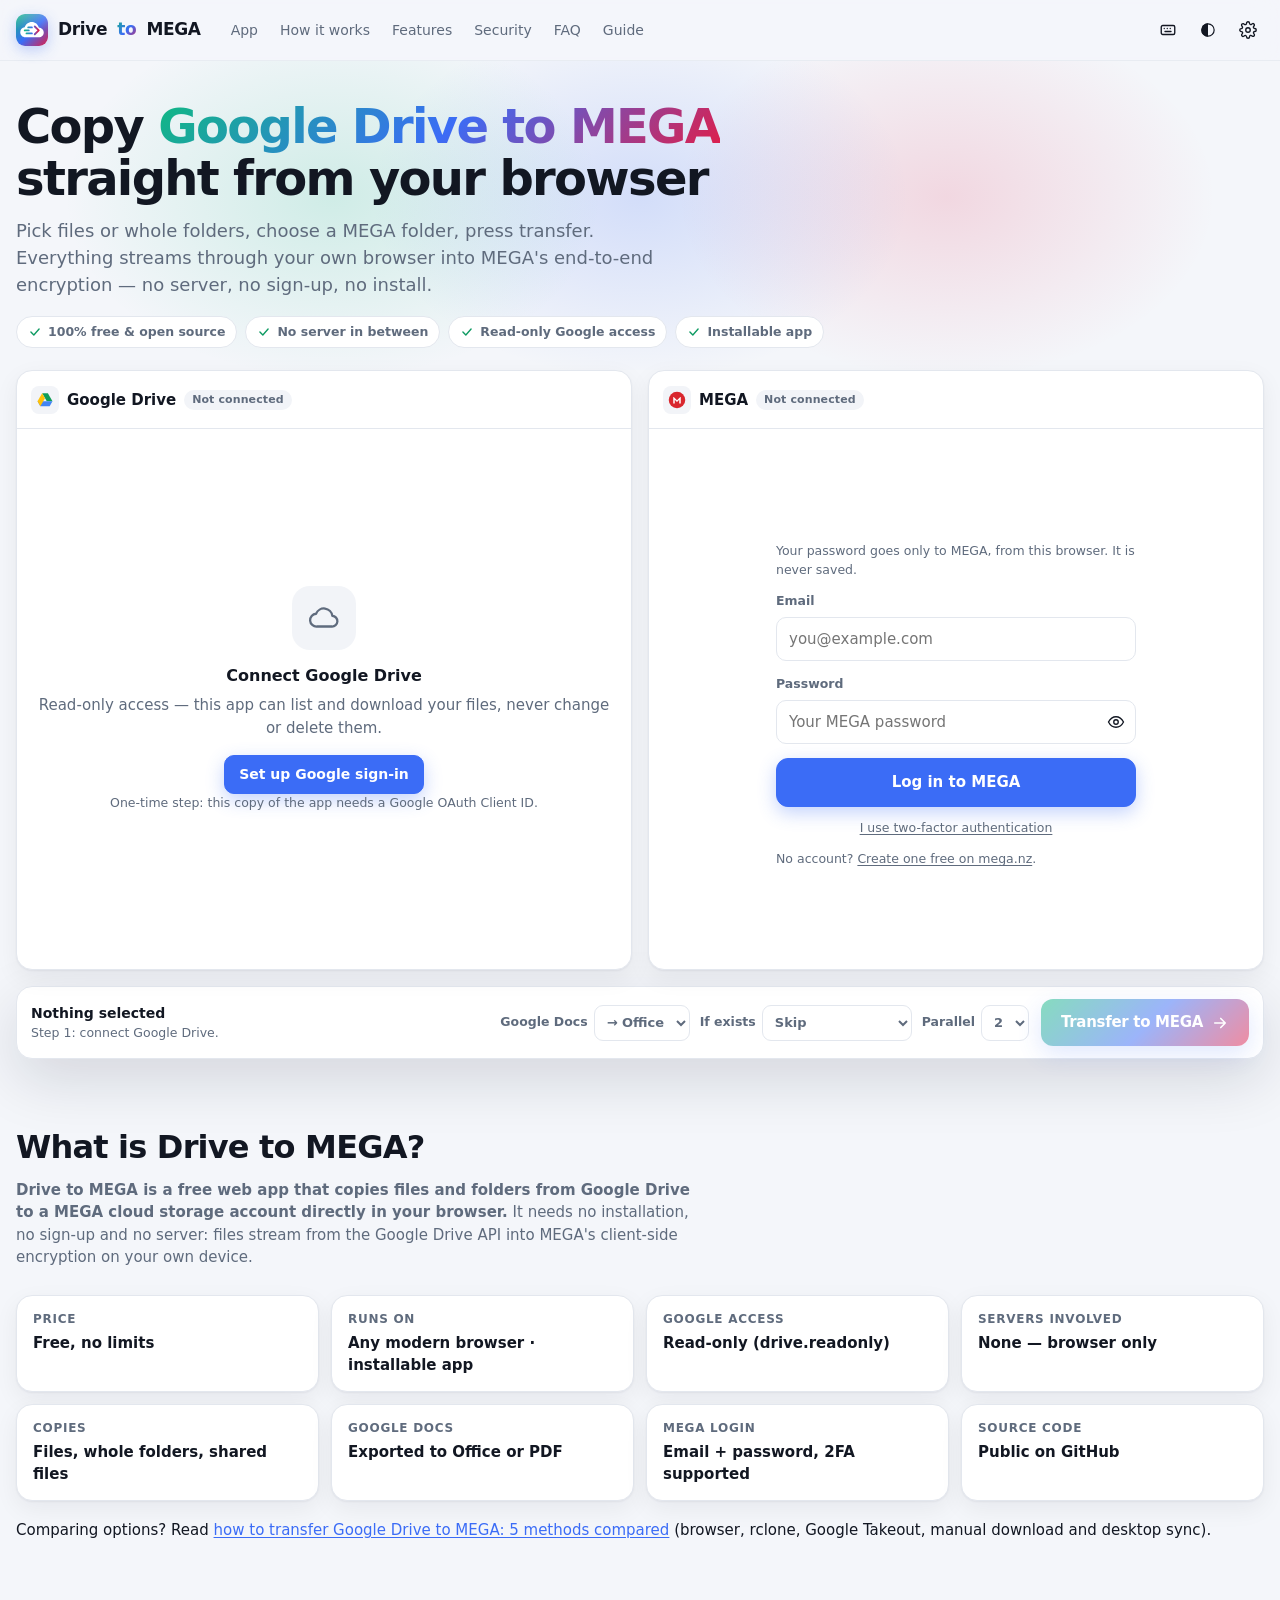
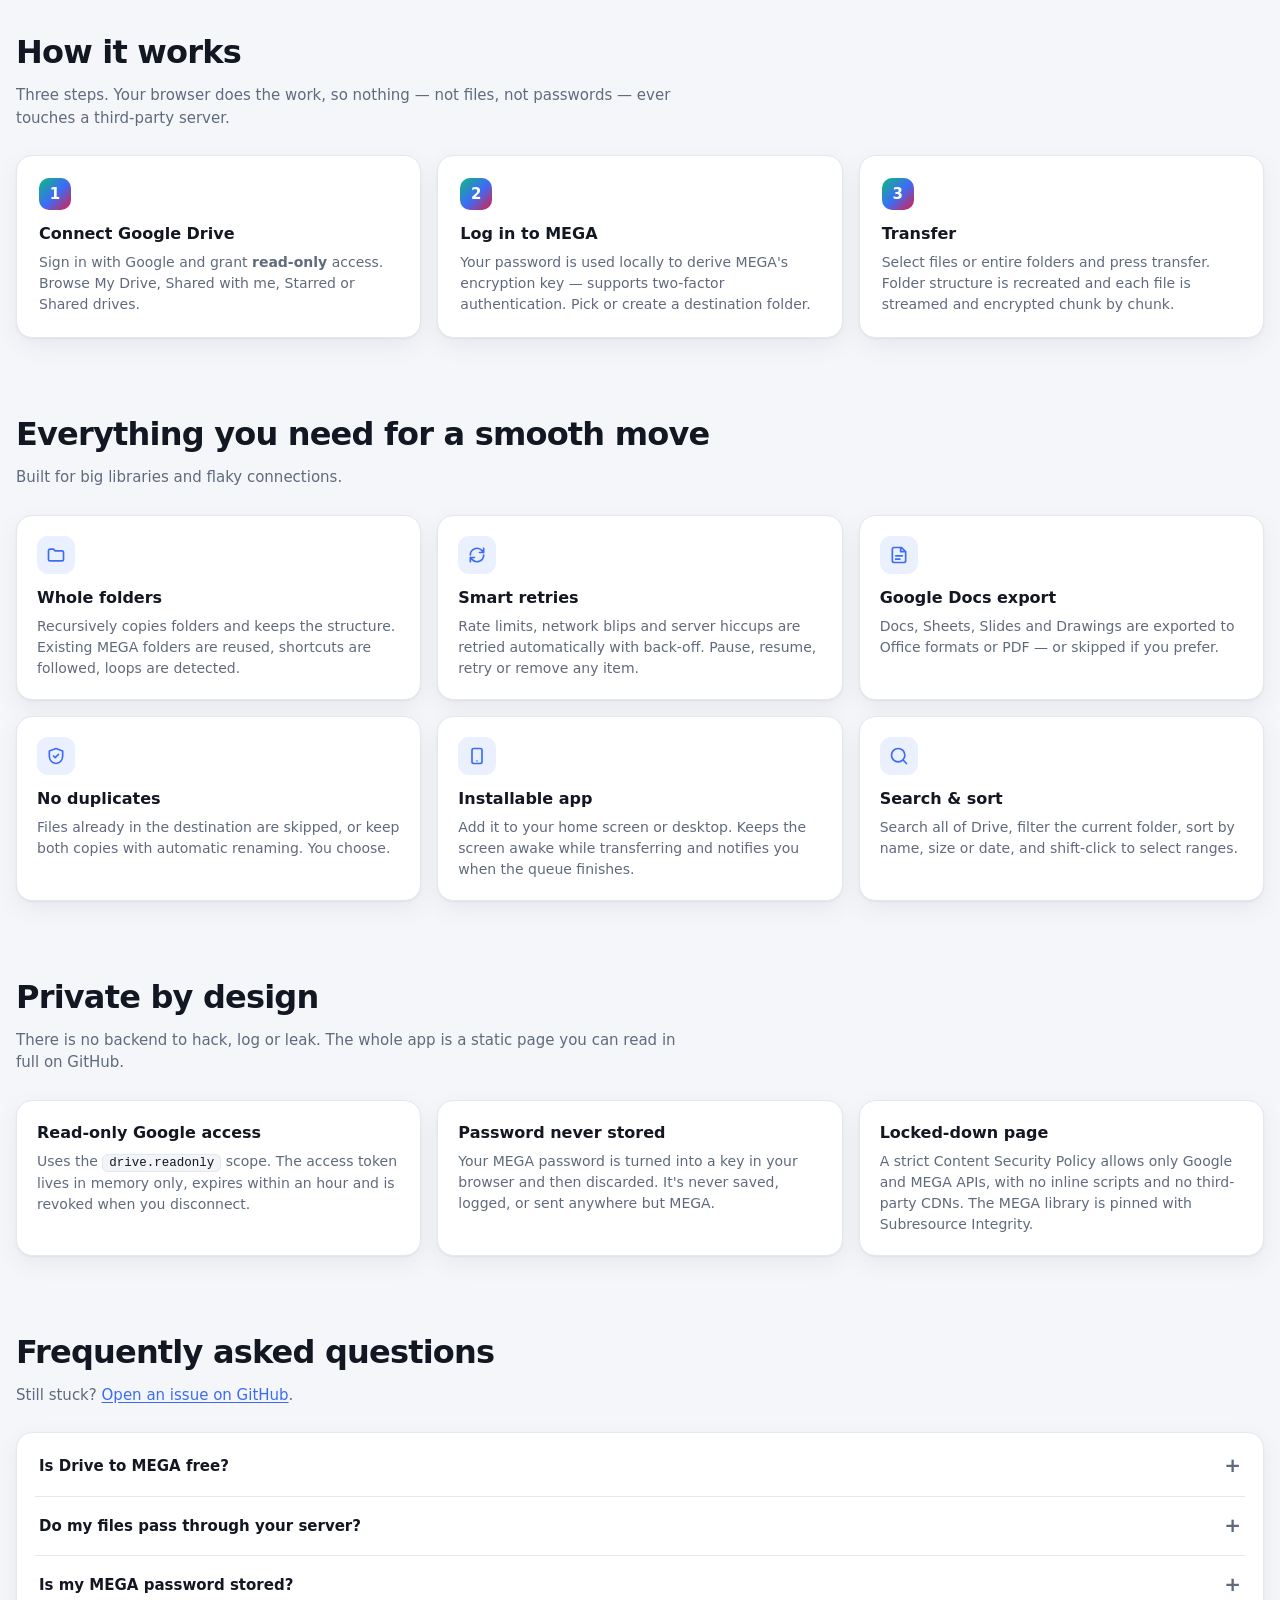
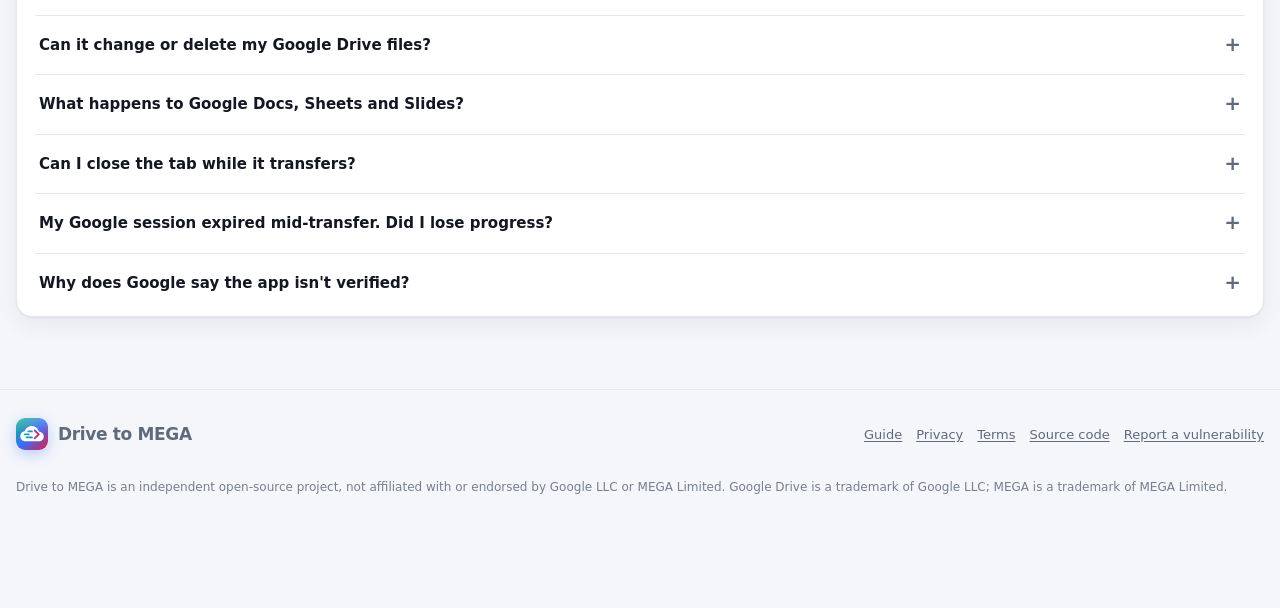
<file: index.html>
<!doctype html>
<html lang="en" dir="ltr">
<head>
<meta charset="utf-8">
<meta name="viewport" content="width=device-width, initial-scale=1, viewport-fit=cover">
<!-- Strict CSP: only this origin, Google sign-in and the Drive/MEGA APIs. No inline scripts or styles, no eval. -->
<meta http-equiv="Content-Security-Policy" content="default-src 'self'; script-src 'self' https://accounts.google.com/gsi/client; style-src 'self' https://accounts.google.com/gsi/style 'sha256-RU4sU0AaS8IBGZx8XrGt/pa9A5SLA3dQszGeqT5L3Kw='; img-src 'self' data: blob: https://*.googleusercontent.com; font-src 'self'; connect-src 'self' https://www.googleapis.com https://content.googleapis.com https://*.googleusercontent.com https://oauth2.googleapis.com https://accounts.google.com/gsi/ https://*.mega.co.nz https://*.mega.nz https://*.mega.io; frame-src https://accounts.google.com/gsi/; worker-src 'self'; manifest-src 'self'; media-src 'none'; object-src 'none'; base-uri 'none'; form-action 'none'; upgrade-insecure-requests">
<meta name="referrer" content="strict-origin-when-cross-origin">

<title>Drive to MEGA — Copy Google Drive to MEGA, Free &amp; Private</title>
<meta name="description" content="Copy files and whole folders from Google Drive to MEGA in your browser. Free, no sign-up, no server: files stream straight into MEGA's end-to-end encryption.">
<meta name="keywords" content="Google Drive to MEGA, transfer Google Drive to MEGA, copy Drive to MEGA, migrate Google Drive, MEGA upload, cloud to cloud transfer, Google Drive backup">
<meta name="robots" content="index, follow, max-image-preview:large">
<meta name="author" content="Drive to MEGA">
<meta name="application-name" content="Drive to MEGA">
<meta name="color-scheme" content="light dark">
<meta name="theme-color" media="(prefers-color-scheme: light)" content="#f4f6fa">
<meta name="theme-color" media="(prefers-color-scheme: dark)" content="#0b0e14">
<link rel="canonical" href="https://drivetomega.github.io/">
<link rel="alternate" hreflang="en" href="https://drivetomega.github.io/">
<link rel="alternate" hreflang="x-default" href="https://drivetomega.github.io/">
<link rel="alternate" type="text/plain" title="LLM-friendly summary" href="/llms.txt">
<link rel="alternate" type="text/plain" title="LLM-friendly full documentation" href="/llms-full.txt">
<!--SITE_VERIFICATION-->

<!-- Open Graph / social -->
<meta property="og:type" content="website">
<meta property="og:site_name" content="Drive to MEGA">
<meta property="og:title" content="Drive to MEGA — Copy Google Drive to MEGA in your browser">
<meta property="og:description" content="Free, private cloud-to-cloud transfer. Files stream from Google Drive straight into MEGA's end-to-end encryption — no server in between.">
<meta property="og:url" content="https://drivetomega.github.io/">
<meta property="og:image" content="https://drivetomega.github.io/assets/og/home.png">
<meta property="og:image:type" content="image/png">
<meta property="og:image:width" content="1200">
<meta property="og:image:height" content="630">
<meta property="og:image:alt" content="Drive to MEGA logo — a cloud with a transfer arrow, and the tagline: Google Drive to MEGA, straight from your browser.">
<meta property="og:locale" content="en_US">
<meta name="twitter:card" content="summary_large_image">
<meta name="twitter:title" content="Drive to MEGA — Copy Google Drive to MEGA in your browser">
<meta name="twitter:description" content="Free, private cloud-to-cloud transfer. No server, no sign-up — runs entirely in your browser.">
<meta name="twitter:image" content="https://drivetomega.github.io/assets/og/home.png">
<meta name="twitter:image:alt" content="Drive to MEGA — copy Google Drive to MEGA, straight from your browser.">

<!-- Icons & PWA -->
<link rel="icon" href="/favicon.ico" sizes="48x48">
<link rel="icon" href="/assets/icons/favicon.svg" type="image/svg+xml">
<link rel="icon" href="/assets/icons/favicon-96.png" type="image/png" sizes="96x96">
<link rel="icon" href="/assets/icons/icon-192.png" type="image/png" sizes="192x192">
<link rel="apple-touch-icon" href="/apple-touch-icon.png" sizes="180x180">
<link rel="mask-icon" href="/assets/icons/mask-icon.svg" color="#3b6cf6">
<link rel="manifest" href="/manifest.webmanifest">
<meta name="msapplication-TileColor" content="#3b6cf6">
<meta name="msapplication-config" content="/browserconfig.xml">
<meta name="mobile-web-app-capable" content="yes">
<meta name="apple-mobile-web-app-capable" content="yes">
<meta name="apple-mobile-web-app-title" content="Drive→MEGA">
<meta name="apple-mobile-web-app-status-bar-style" content="black-translucent">
<meta name="format-detection" content="telephone=no">

<link rel="preload" href="/assets/js/app.js" as="script">
<link rel="dns-prefetch" href="https://www.googleapis.com">
<link rel="dns-prefetch" href="https://g.api.mega.co.nz">
<link rel="stylesheet" href="/assets/css/app.css">
<script src="/assets/js/theme-init.js"></script>
<script src="/assets/js/config.js" defer></script>
<script src="/assets/js/mega-fast-crypto.js" defer></script>
<script src="/assets/js/app.js" defer></script>

<script type="application/ld+json">
{
  "@context": "https://schema.org",
  "@graph": [
    {
      "@type": "Organization",
      "@id": "https://drivetomega.github.io/#org",
      "name": "Drive to MEGA",
      "url": "https://drivetomega.github.io/",
      "logo": {
        "@type": "ImageObject",
        "url": "https://drivetomega.github.io/assets/icons/icon-512.png",
        "width": 512,
        "height": 512
      },
      "sameAs": [
        "https://github.com/DriveToMega/DriveToMega.github.io"
      ]
    },
    {
      "@type": "WebSite",
      "@id": "https://drivetomega.github.io/#website",
      "name": "Drive to MEGA",
      "alternateName": [
        "DriveToMega",
        "Drive→MEGA"
      ],
      "url": "https://drivetomega.github.io/",
      "inLanguage": "en",
      "publisher": {
        "@id": "https://drivetomega.github.io/#org"
      },
      "description": "Free web app to copy files and folders from Google Drive to MEGA in the browser."
    },
    {
      "@type": [
        "WebApplication",
        "SoftwareApplication"
      ],
      "@id": "https://drivetomega.github.io/#app",
      "name": "Drive to MEGA",
      "url": "https://drivetomega.github.io/",
      "description": "Free, open-source web app that copies files and folders from Google Drive to MEGA directly in the browser, with no server in between. Files stream from the Google Drive API into MEGA's client-side encryption.",
      "applicationCategory": "UtilitiesApplication",
      "applicationSubCategory": "Cloud storage transfer",
      "operatingSystem": "Any (web browser): Windows, macOS, Linux, ChromeOS, Android, iOS",
      "browserRequirements": "Requires JavaScript and a modern browser (Chrome, Edge, Firefox, Safari).",
      "softwareVersion": "2.1.0",
      "isAccessibleForFree": true,
      "inLanguage": "en",
          "codeRepository": "https://github.com/DriveToMega/DriveToMega.github.io",
      "image": "https://drivetomega.github.io/assets/icons/icon-512.png",
      "screenshot": [
        "https://drivetomega.github.io/assets/screenshots/desktop.png",
        "https://drivetomega.github.io/assets/screenshots/mobile.png"
      ],
      "offers": {
        "@type": "Offer",
        "price": "0",
        "priceCurrency": "USD"
      },
      "author": {
        "@id": "https://drivetomega.github.io/#org"
      },
      "publisher": {
        "@id": "https://drivetomega.github.io/#org"
      },
      "keywords": "Google Drive to MEGA, transfer Google Drive to MEGA, migrate Google Drive, MEGA upload, cloud to cloud transfer",
      "featureList": [
        "Copy files and whole folders from Google Drive to MEGA",
        "Streams directly into MEGA's client-side encryption; no server",
        "My Drive, Shared with me, Starred, Recent and Shared drives",
        "Exports Google Docs, Sheets and Slides to Office or PDF",
        "Skips existing files or keeps both with automatic renaming",
        "Automatic retries, pause and resume, CSV transfer log",
        "Read-only Google access; MEGA password never stored",
        "Installable progressive web app with offline shell"
      ],
      "potentialAction": {
        "@type": "UseAction",
        "target": "https://drivetomega.github.io/#workspace"
      }
    },
    {
      "@type": "HowTo",
      "@id": "https://drivetomega.github.io/#howto",
      "name": "How to copy Google Drive to MEGA with Drive to MEGA",
      "totalTime": "PT5M",
      "step": [
        {
          "@type": "HowToStep",
          "position": 1,
          "name": "Connect Google Drive",
          "text": "Sign in with Google and grant read-only Drive access."
        },
        {
          "@type": "HowToStep",
          "position": 2,
          "name": "Log in to MEGA",
          "text": "Enter your MEGA email, password and 2FA code if enabled, then choose a destination folder."
        },
        {
          "@type": "HowToStep",
          "position": 3,
          "name": "Transfer",
          "text": "Select files or folders in Google Drive and click Transfer to MEGA. Keep the tab open until the queue finishes."
        }
      ]
    },
    {
      "@type": "FAQPage",
      "@id": "https://drivetomega.github.io/#faq",
      "mainEntity": [
        {
          "@type": "Question",
          "name": "Is Drive to MEGA free?",
          "acceptedAnswer": {
            "@type": "Answer",
            "text": "Yes. It's free and open source, with no account, no limits and no ads. You only need a Google account and a MEGA account."
          }
        },
        {
          "@type": "Question",
          "name": "Do my files pass through your server?",
          "acceptedAnswer": {
            "@type": "Answer",
            "text": "No — there is no server. Files stream from Google's API into your browser and are encrypted by MEGA's library in your browser before upload. Your own internet connection is used for both the download and the upload."
          }
        },
        {
          "@type": "Question",
          "name": "Is my MEGA password stored?",
          "acceptedAnswer": {
            "@type": "Answer",
            "text": "No. It's only used in your browser to derive MEGA's login key and is never saved or sent anywhere except MEGA."
          }
        },
        {
          "@type": "Question",
          "name": "Can it change or delete my Google Drive files?",
          "acceptedAnswer": {
            "@type": "Answer",
            "text": "No. It requests read-only Drive access, so it can list and download files but never modify or delete them."
          }
        },
        {
          "@type": "Question",
          "name": "What happens to Google Docs, Sheets and Slides?",
          "acceptedAnswer": {
            "@type": "Answer",
            "text": "They're exported to Word, Excel and PowerPoint (or PDF), or skipped — your choice. Google limits exports to about 10 MB per file."
          }
        },
        {
          "@type": "Question",
          "name": "Can I close the tab while it transfers?",
          "acceptedAnswer": {
            "@type": "Answer",
            "text": "No. Transfers run in your browser, so keep the tab or app open until the queue finishes. The app keeps your screen awake and can notify you when it's done."
          }
        },
        {
          "@type": "Question",
          "name": "My Google session expired mid-transfer. Did I lose progress?",
          "acceptedAnswer": {
            "@type": "Answer",
            "text": "No. Google sign-ins last about an hour. When yours runs out the queue pauses and a \"Renew\" button appears — one click and it carries on where it left off."
          }
        },
        {
          "@type": "Question",
          "name": "Why does Google say the app isn't verified?",
          "acceptedAnswer": {
            "@type": "Answer",
            "text": "Self-hosted copies use your own Google Cloud project, which stays in \"Testing\" mode for personal use. Only the test users you add can sign in, and the warning is expected."
          }
        }
      ]
    }
  ]
}
</script>
</head>
<body>
<a class="skip" href="#workspace">Skip to the app</a>

<!-- Preloader: removed by app.js once the app is ready; CSS fades it out after 6s regardless. -->
<div id="preloader" role="status" aria-label="Loading Drive to MEGA">
  <div class="pl-box">
    <div class="pl-mark">
      <span class="pl-ring"></span>
      <svg viewBox="0 0 512 512" aria-hidden="true">
        <defs>
          <linearGradient id="pl-bg" x1="0" y1="0" x2="1" y2="1"><stop offset="0" stop-color="#10b981"/><stop offset=".52" stop-color="#3b6cf6"/><stop offset="1" stop-color="#e11d48"/></linearGradient>
          <linearGradient id="pl-st" gradientUnits="userSpaceOnUse" x1="140" y1="0" x2="364" y2="0"><stop offset="0" stop-color="#10b981"/><stop offset=".55" stop-color="#3b6cf6"/><stop offset="1" stop-color="#e11d48"/></linearGradient>
        </defs>
        <rect class="pl-tile" width="512" height="512" rx="116" fill="url(#pl-bg)"/>
        <path class="pl-cloud" fill="#fff" d="M150 372c-46 0-82-35-82-80 0-41 31-75 71-79 14-50 59-86 113-86 55 0 101 38 113 90 41 3 79 36 79 78 0 43-35 77-79 77z"/>
        <g fill="none" stroke="url(#pl-st)" stroke-linecap="round" stroke-linejoin="round" stroke-width="30">
          <path class="pl-line" d="M140 262h64"/>
          <path class="pl-line l2" d="M168 310h86"/>
          <path class="pl-line l3" d="M196 214h58"/>
          <path class="pl-chev" d="M300 200l64 62-64 62"/>
        </g>
      </svg>
    </div>
    <div class="pl-name">Drive <span class="grad-text">to</span> MEGA</div>
    <div class="pl-bar"><i></i></div>
  </div>
</div>

<header class="top">
  <div class="wrap">
    <a class="brand" href="/" aria-label="Drive to MEGA home"><img src="/assets/icons/logo.svg" alt="" width="32" height="32">Drive <span class="grad-text">to</span> MEGA</a>
    <nav class="nav" aria-label="Site">
      <a href="#workspace">App</a>
      <a href="#how">How it works</a>
      <a href="#features">Features</a>
      <a href="#security">Security</a>
      <a href="#faq">FAQ</a>
      <a href="/how-to-transfer-google-drive-to-mega/">Guide</a>
    </nav>
    <div class="sp"></div>
    <span class="net" id="netBadge" hidden>● Offline</span>
    <button class="btn sm" id="btnInstall" hidden>
      <svg class="ic" viewBox="0 0 24 24" aria-hidden="true"><path fill="none" stroke="currentColor" stroke-width="2" stroke-linecap="round" stroke-linejoin="round" d="M12 4v11m0 0-4-4m4 4 4-4M5 19h14"/></svg>Install app
    </button>
    <button class="btn ghost sm icon" id="btnShortcuts" title="Keyboard shortcuts (?)" aria-label="Keyboard shortcuts">
      <svg class="ic" viewBox="0 0 24 24" aria-hidden="true"><rect x="3" y="6" width="18" height="12" rx="2" fill="none" stroke="currentColor" stroke-width="1.8"/><path stroke="currentColor" stroke-width="1.8" stroke-linecap="round" d="M7 10h.01M11 10h.01M15 10h.01M8 14h8"/></svg>
    </button>
    <button class="btn ghost sm icon" id="btnTheme" title="Toggle theme" aria-label="Toggle light or dark theme">
      <svg class="ic" viewBox="0 0 24 24" aria-hidden="true"><path fill="currentColor" d="M12 3a9 9 0 1 0 0 18V3z"/><circle cx="12" cy="12" r="8.2" fill="none" stroke="currentColor" stroke-width="1.6"/></svg>
    </button>
    <button class="btn ghost sm icon" id="btnSettings" title="Settings" aria-label="Settings">
      <svg class="ic" viewBox="0 0 24 24" aria-hidden="true"><path fill="none" stroke="currentColor" stroke-width="1.8" stroke-linecap="round" stroke-linejoin="round" d="M12 15a3 3 0 1 0 0-6 3 3 0 0 0 0 6Z"/><path fill="none" stroke="currentColor" stroke-width="1.8" stroke-linecap="round" stroke-linejoin="round" d="M19.4 15a1.7 1.7 0 0 0 .3 1.8l.1.1a2 2 0 1 1-2.8 2.8l-.1-.1a1.7 1.7 0 0 0-1.8-.3 1.7 1.7 0 0 0-1 1.5V21a2 2 0 1 1-4 0v-.1a1.7 1.7 0 0 0-1.1-1.5 1.7 1.7 0 0 0-1.8.3l-.1.1a2 2 0 1 1-2.8-2.8l.1-.1a1.7 1.7 0 0 0 .3-1.8 1.7 1.7 0 0 0-1.5-1H3a2 2 0 1 1 0-4h.1a1.7 1.7 0 0 0 1.5-1.1 1.7 1.7 0 0 0-.3-1.8l-.1-.1a2 2 0 1 1 2.8-2.8l.1.1a1.7 1.7 0 0 0 1.8.3H9a1.7 1.7 0 0 0 1-1.5V3a2 2 0 1 1 4 0v.1a1.7 1.7 0 0 0 1 1.5 1.7 1.7 0 0 0 1.8-.3l.1-.1a2 2 0 1 1 2.8 2.8l-.1.1a1.7 1.7 0 0 0-.3 1.8V9a1.7 1.7 0 0 0 1.5 1H21a2 2 0 1 1 0 4h-.1a1.7 1.7 0 0 0-1.5 1Z"/></svg>
    </button>
  </div>
</header>

<main>
  <section class="hero">
    <div class="wrap">
      <h1>Copy <span class="grad-text">Google Drive to MEGA</span> straight from your browser</h1>
      <p class="lead">Pick files or whole folders, choose a MEGA folder, press transfer. Everything streams through your own browser into MEGA's end-to-end encryption — no server, no sign-up, no install.</p>
      <div class="pills">
        <span class="pill"><svg viewBox="0 0 24 24" aria-hidden="true"><path fill="none" stroke="currentColor" stroke-width="2.4" stroke-linecap="round" stroke-linejoin="round" d="m5 12 5 5 9-10"/></svg>100% free &amp; open source</span>
        <span class="pill"><svg viewBox="0 0 24 24" aria-hidden="true"><path fill="none" stroke="currentColor" stroke-width="2.4" stroke-linecap="round" stroke-linejoin="round" d="m5 12 5 5 9-10"/></svg>No server in between</span>
        <span class="pill"><svg viewBox="0 0 24 24" aria-hidden="true"><path fill="none" stroke="currentColor" stroke-width="2.4" stroke-linecap="round" stroke-linejoin="round" d="m5 12 5 5 9-10"/></svg>Read-only Google access</span>
        <span class="pill"><svg viewBox="0 0 24 24" aria-hidden="true"><path fill="none" stroke="currentColor" stroke-width="2.4" stroke-linecap="round" stroke-linejoin="round" d="m5 12 5 5 9-10"/></svg>Installable app</span>
      </div>
    </div>
  </section>

  <div class="wrap workspace" id="workspace" data-tab="drive">
    <div class="banner" id="renewBanner" hidden role="alert">
      <span>⏳ Your Google session expired or is about to. New transfers are paused until you renew it.</span>
      <div class="sp"></div>
      <button class="btn primary sm" id="btnRenew">Renew Google session</button>
    </div>
    <div class="banner info" id="offlineBanner" hidden role="status">
      <span>📡 You're offline. The queue is paused and will resume automatically when you're back online.</span>
    </div>
    <noscript><div class="banner">Drive to MEGA runs entirely in your browser and needs JavaScript enabled.</div></noscript>

    <div class="grid">
      <section class="card pane" id="drivePane" aria-labelledby="driveTitle">
        <div class="pane-h">
          <h2 id="driveTitle"><span class="svc"><svg class="ic" viewBox="0 0 24 24" aria-hidden="true"><path fill="#0f9d58" d="M8.2 3h7.6l6.2 10.7h-7.6z"/><path fill="#4285f4" d="M2 13.7 5.8 20.3h12.4l3.8-6.6H9.6z"/><path fill="#ffc107" d="M8.2 3 2 13.7l3.8 6.6L12 9.6z"/></svg></span>Google Drive <span class="badge" id="gBadge">Not connected</span></h2>
          <div class="sp"></div>
          <div class="who" id="gWho" hidden></div>
          <button class="btn sm" id="btnGoogleOut" hidden>Disconnect</button>
        </div>
        <div id="driveBody" class="pane-body"></div>
      </section>

      <section class="card pane" id="megaPane" aria-labelledby="megaTitle">
        <div class="pane-h">
          <h2 id="megaTitle"><span class="svc"><svg class="ic" viewBox="0 0 24 24" aria-hidden="true"><circle cx="12" cy="12" r="11" fill="#d9272e"/><path fill="#fff" d="M7 16.5V8.2c0-.3.4-.5.6-.2l4.4 4.4 4.4-4.4c.2-.3.6-.1.6.2v8.3h-2v-4.8l-3 3-3-3v4.8z"/></svg></span>MEGA <span class="badge" id="mBadge">Not connected</span></h2>
          <div class="sp"></div>
          <div class="quota" id="mQuota" hidden><span class="qbar"><i id="mQuotaBar"></i></span><span id="mQuotaText"></span></div>
          <button class="btn sm" id="btnMegaOut" hidden>Log out</button>
        </div>
        <div id="megaBody" class="pane-body"></div>
      </section>
    </div>

    <div class="actions">
      <div class="card">
        <div class="sel-sum" aria-live="polite">
          <b id="selCount">Nothing selected</b>
          <span id="selDest">Select files on the left, a destination on the right.</span>
        </div>
        <button class="btn ghost sm" id="btnClearSel" hidden>Clear</button>
        <div class="sp"></div>
        <button class="btn ghost sm icon only-m" id="btnOpts" aria-expanded="false" aria-controls="opts" title="Transfer options" aria-label="Transfer options">
          <svg class="ic" viewBox="0 0 24 24" aria-hidden="true"><path fill="none" stroke="currentColor" stroke-width="2" stroke-linecap="round" d="M4 7h10m4 0h2M4 17h4m4 0h8"/><circle cx="16" cy="7" r="2" fill="none" stroke="currentColor" stroke-width="2"/><circle cx="10" cy="17" r="2" fill="none" stroke="currentColor" stroke-width="2"/></svg>
        </button>
        <div class="opts" id="opts">
          <label class="opt">Google Docs
            <select id="optExport">
              <option value="office">→ Office</option>
              <option value="pdf">→ PDF</option>
              <option value="skip">Skip</option>
            </select>
          </label>
          <label class="opt">If exists
            <select id="optExists">
              <option value="skip">Skip</option>
              <option value="rename">Keep both</option>
              <option value="copy">Upload anyway</option>
            </select>
          </label>
          <label class="opt">Parallel
            <select id="optParallel"><option>1</option><option>2</option><option>3</option><option>4</option><option>6</option></select>
          </label>
        </div>
        <button class="btn brand lg go" id="btnTransfer" disabled>Transfer to MEGA
          <svg class="ic" viewBox="0 0 24 24" aria-hidden="true"><path fill="none" stroke="currentColor" stroke-width="2.2" stroke-linecap="round" stroke-linejoin="round" d="M5 12h14m-6-6 6 6-6 6"/></svg>
        </button>
      </div>
    </div>

    <div class="card mq-empty" id="mqEmpty"><div class="empty"><b>No transfers yet</b>Select files in Drive, pick a MEGA folder, then tap Transfer.</div></div>

    <section class="card queue" id="queueCard" hidden aria-labelledby="qTitle">
      <div class="qhead">
        <h2 id="qTitle">Transfers</h2>
        <span class="stats" id="qStats" aria-live="polite"></span>
        <div class="sp"></div>
        <button class="btn sm" id="btnPause">Pause</button>
        <button class="btn sm" id="btnRetry" hidden>Retry failed</button>
        <button class="btn sm danger" id="btnCancel">Cancel all</button>
        <button class="btn sm" id="btnClear">Clear finished</button>
        <button class="btn sm icon" id="btnExport" title="Download transfer log (CSV)" aria-label="Download transfer log as CSV">
          <svg class="ic" viewBox="0 0 24 24" aria-hidden="true"><path fill="none" stroke="currentColor" stroke-width="2" stroke-linecap="round" stroke-linejoin="round" d="M12 4v11m0 0-4-4m4 4 4-4M5 19h14"/></svg>
        </button>
      </div>
      <div class="overall"><i id="overallBar"></i></div>
      <div class="chips" id="qChips" role="toolbar" aria-label="Filter transfers"></div>
      <div class="qlist" id="qList"></div>
    </section>
  </div>

  <div class="marketing">
    <section class="section" id="about">
      <div class="wrap">
        <h2>What is Drive to MEGA?</h2>
        <p class="sub"><b>Drive to MEGA is a free web app that copies files and folders from Google Drive to a MEGA cloud storage account directly in your browser.</b> It needs no installation, no sign-up and no server: files stream from the Google Drive API into MEGA's client-side encryption on your own device.</p>
        <dl class="glance">
          <div class="card"><dt>Price</dt><dd>Free, no limits</dd></div>
          <div class="card"><dt>Runs on</dt><dd>Any modern browser · installable app</dd></div>
          <div class="card"><dt>Google access</dt><dd>Read-only (drive.readonly)</dd></div>
          <div class="card"><dt>Servers involved</dt><dd>None — browser only</dd></div>
          <div class="card"><dt>Copies</dt><dd>Files, whole folders, shared files</dd></div>
          <div class="card"><dt>Google Docs</dt><dd>Exported to Office or PDF</dd></div>
          <div class="card"><dt>MEGA login</dt><dd>Email + password, 2FA supported</dd></div>
          <div class="card"><dt>Source code</dt><dd>Public on GitHub</dd></div>
        </dl>
        <p class="compare-link">Comparing options? Read <a href="/how-to-transfer-google-drive-to-mega/">how to transfer Google Drive to MEGA: 5 methods compared</a> (browser, rclone, Google Takeout, manual download and desktop sync).</p>
      </div>
    </section>

    <section class="section" id="how">
      <div class="wrap">
        <h2>How it works</h2>
        <p class="sub">Three steps. Your browser does the work, so nothing — not files, not passwords — ever touches a third-party server.</p>
        <div class="steps">
          <div class="card step"><h3>Connect Google Drive</h3><p>Sign in with Google and grant <b>read-only</b> access. Browse My Drive, Shared with me, Starred or Shared drives.</p></div>
          <div class="card step"><h3>Log in to MEGA</h3><p>Your password is used locally to derive MEGA's encryption key — supports two-factor authentication. Pick or create a destination folder.</p></div>
          <div class="card step"><h3>Transfer</h3><p>Select files or entire folders and press transfer. Folder structure is recreated and each file is streamed and encrypted chunk by chunk.</p></div>
        </div>
      </div>
    </section>

    <section class="section" id="features">
      <div class="wrap">
        <h2>Everything you need for a smooth move</h2>
        <p class="sub">Built for big libraries and flaky connections.</p>
        <div class="feats">
          <div class="card feat"><div class="fi"><svg viewBox="0 0 24 24" aria-hidden="true"><path fill="none" stroke="currentColor" stroke-width="2" stroke-linecap="round" stroke-linejoin="round" d="M3 7a2 2 0 0 1 2-2h4l2 2h8a2 2 0 0 1 2 2v8a2 2 0 0 1-2 2H5a2 2 0 0 1-2-2z"/></svg></div><h3>Whole folders</h3><p>Recursively copies folders and keeps the structure. Existing MEGA folders are reused, shortcuts are followed, loops are detected.</p></div>
          <div class="card feat"><div class="fi"><svg viewBox="0 0 24 24" aria-hidden="true"><path fill="none" stroke="currentColor" stroke-width="2" stroke-linecap="round" stroke-linejoin="round" d="M4 12a8 8 0 0 1 14-5.3L20 9M20 4v5h-5M20 12a8 8 0 0 1-14 5.3L4 15m0 5v-5h5"/></svg></div><h3>Smart retries</h3><p>Rate limits, network blips and server hiccups are retried automatically with back-off. Pause, resume, retry or remove any item.</p></div>
          <div class="card feat"><div class="fi"><svg viewBox="0 0 24 24" aria-hidden="true"><path fill="none" stroke="currentColor" stroke-width="2" stroke-linecap="round" stroke-linejoin="round" d="M8 3H6a2 2 0 0 0-2 2v14a2 2 0 0 0 2 2h12a2 2 0 0 0 2-2V8l-5-5H8zm6 0v5h5M8 13h8M8 17h5"/></svg></div><h3>Google Docs export</h3><p>Docs, Sheets, Slides and Drawings are exported to Office formats or PDF — or skipped if you prefer.</p></div>
          <div class="card feat"><div class="fi"><svg viewBox="0 0 24 24" aria-hidden="true"><path fill="none" stroke="currentColor" stroke-width="2" stroke-linecap="round" stroke-linejoin="round" d="M9 12l2 2 4-4M12 3l8 3v6c0 5-3.4 8.4-8 9-4.6-.6-8-4-8-9V6z"/></svg></div><h3>No duplicates</h3><p>Files already in the destination are skipped, or keep both copies with automatic renaming. You choose.</p></div>
          <div class="card feat"><div class="fi"><svg viewBox="0 0 24 24" aria-hidden="true"><path fill="none" stroke="currentColor" stroke-width="2" stroke-linecap="round" stroke-linejoin="round" d="M12 18h.01M8 3h8a2 2 0 0 1 2 2v14a2 2 0 0 1-2 2H8a2 2 0 0 1-2-2V5a2 2 0 0 1 2-2z"/></svg></div><h3>Installable app</h3><p>Add it to your home screen or desktop. Keeps the screen awake while transferring and notifies you when the queue finishes.</p></div>
          <div class="card feat"><div class="fi"><svg viewBox="0 0 24 24" aria-hidden="true"><path fill="none" stroke="currentColor" stroke-width="2" stroke-linecap="round" stroke-linejoin="round" d="M11 3a8 8 0 1 0 0 16 8 8 0 0 0 0-16zm10 18-4.3-4.3"/></svg></div><h3>Search &amp; sort</h3><p>Search all of Drive, filter the current folder, sort by name, size or date, and shift-click to select ranges.</p></div>
        </div>
      </div>
    </section>

    <section class="section" id="security">
      <div class="wrap">
        <h2>Private by design</h2>
        <p class="sub">There is no backend to hack, log or leak. The whole app is a static page you can read in full on GitHub.</p>
        <div class="feats">
          <div class="card feat"><h3>Read-only Google access</h3><p>Uses the <code>drive.readonly</code> scope. The access token lives in memory only, expires within an hour and is revoked when you disconnect.</p></div>
          <div class="card feat"><h3>Password never stored</h3><p>Your MEGA password is turned into a key in your browser and then discarded. It's never saved, logged, or sent anywhere but MEGA.</p></div>
          <div class="card feat"><h3>Locked-down page</h3><p>A strict Content Security Policy allows only Google and MEGA APIs, with no inline scripts and no third-party CDNs. The MEGA library is pinned with Subresource Integrity.</p></div>
        </div>
      </div>
    </section>

    <section class="section faq" id="faq">
      <div class="wrap">
        <h2>Frequently asked questions</h2>
        <p class="sub">Still stuck? <a href="https://github.com/DriveToMega/DriveToMega.github.io/issues" rel="noopener">Open an issue on GitHub</a>.</p>
        <div class="card">
          <details><summary>Is Drive to MEGA free?</summary><p>Yes. It's free and open source, with no account, no limits and no ads. You only need a Google account and a MEGA account.</p></details>
          <details><summary>Do my files pass through your server?</summary><p>No — there is no server. Files stream from Google's API into your browser and are encrypted by MEGA's library in your browser before upload. Your own internet connection is used for both the download and the upload.</p></details>
          <details><summary>Is my MEGA password stored?</summary><p>No. It's only used in your browser to derive MEGA's login key and is never saved or sent anywhere except MEGA.</p></details>
          <details><summary>Can it change or delete my Google Drive files?</summary><p>No. It requests read-only Drive access, so it can list and download files but never modify or delete them.</p></details>
          <details><summary>What happens to Google Docs, Sheets and Slides?</summary><p>They're exported to Word, Excel and PowerPoint (or PDF), or skipped — your choice. Google limits exports to about 10&nbsp;MB per file.</p></details>
          <details><summary>Can I close the tab while it transfers?</summary><p>No. Transfers run in your browser, so keep the tab or app open until the queue finishes. The app keeps your screen awake and can notify you when it's done.</p></details>
          <details><summary>My Google session expired mid-transfer. Did I lose progress?</summary><p>No. Google sign-ins last about an hour. When yours runs out the queue pauses and a "Renew" button appears — one click and it carries on where it left off.</p></details>
          <details><summary>Why does Google say the app isn't verified?</summary><p>Self-hosted copies use your own Google Cloud project, which stays in "Testing" mode for personal use. Only the test users you add can sign in, and the warning is expected.</p></details>
        </div>
      </div>
    </section>
  </div>
</main>

<footer class="site-foot">
  <div class="wrap">
    <a class="brand" href="/"><img src="/assets/icons/logo.svg" alt="" width="24" height="24" loading="lazy">Drive to MEGA</a>
    <div class="sp"></div>
    <nav aria-label="Footer">
      <a href="/how-to-transfer-google-drive-to-mega/">Guide</a>
      <a href="/privacy.html">Privacy</a>
      <a href="/terms.html">Terms</a>
      <a href="https://github.com/DriveToMega/DriveToMega.github.io" rel="noopener">Source code</a>
      <a href="https://github.com/DriveToMega/DriveToMega.github.io/security/policy" rel="noopener">Report a vulnerability</a>
    </nav>
    <p class="disclaimer">Drive to MEGA is an independent open-source project, not affiliated with or endorsed by Google LLC or MEGA Limited. Google Drive is a trademark of Google LLC; MEGA is a trademark of MEGA Limited.</p>
  </div>
</footer>

<nav class="mtabs" id="mtabs" aria-label="App sections">
  <button data-tab="drive" class="active"><svg viewBox="0 0 24 24" aria-hidden="true"><path fill="none" stroke="currentColor" stroke-width="2" stroke-linejoin="round" d="M8.2 3h7.6l6.2 10.7-3.8 6.6H5.8L2 13.7z"/></svg>Drive</button>
  <button data-tab="mega"><svg viewBox="0 0 24 24" aria-hidden="true"><circle cx="12" cy="12" r="9" fill="none" stroke="currentColor" stroke-width="2"/><path fill="none" stroke="currentColor" stroke-width="2" stroke-linejoin="round" d="M8 16V8.5l4 4 4-4V16"/></svg>MEGA</button>
  <button data-tab="queue"><svg viewBox="0 0 24 24" aria-hidden="true"><path fill="none" stroke="currentColor" stroke-width="2" stroke-linecap="round" d="M4 6h16M4 12h16M4 18h10"/></svg>Transfers<span class="cnt" id="mtabCount" hidden></span></button>
</nav>

<!-- Settings -->
<dialog id="dlgSettings" aria-labelledby="setTitle">
  <div class="dlg-h" id="setTitle">Settings</div>
  <div class="dlg-b">
    <h3>Google sign-in</h3>
    <p class="hint" id="cidSource"></p>
    <details id="cidHelp">
      <summary class="hint">How do I get a Client ID?</summary>
      <ol>
        <li>Open <b>Google Cloud Console → APIs &amp; Services</b> and enable the <b>Google Drive API</b>.</li>
        <li>Configure the <b>OAuth consent screen</b> (External, Testing) and add your Gmail as a test user.</li>
        <li>Create <b>Credentials → OAuth client ID → Web application</b>.</li>
        <li>Under <b>Authorized JavaScript origins</b> add <code id="originHint"></code></li>
        <li>Paste the Client ID below. No client secret is needed — never paste one here.</li>
      </ol>
    </details>
    <div class="field">
      <label for="inClientId">OAuth Client ID</label>
      <input id="inClientId" placeholder="1234567890-abc123.apps.googleusercontent.com" autocomplete="off" spellcheck="false" autocapitalize="off" inputmode="url">
    </div>
    <h3>Transfers</h3>
    <div class="field">
      <label for="inConn">Connections per MEGA upload</label>
      <select id="inConn"><option>1</option><option>2</option><option>4</option><option>6</option><option>8</option></select>
    </div>
    <label class="switch"><span><b>Notify me when done</b><small>System notification when the queue finishes in the background.</small></span><input type="checkbox" id="inNotify"></label>
    <label class="switch"><span><b>Fast multi-core encryption</b><small>Encrypts with hardware AES on every CPU core — up to 10× faster than standard mode.</small></span><input type="checkbox" id="inFast"></label>
    <label class="switch"><span><b>Keep screen awake</b><small>Stops your device sleeping while transfers run.</small></span><input type="checkbox" id="inWake"></label>
    <h3>Appearance</h3>
    <div class="field">
      <label for="inTheme">Theme</label>
      <select id="inTheme"><option value="">Match system</option><option value="light">Light</option><option value="dark">Dark</option></select>
    </div>
    <h3>Privacy</h3>
    <p class="hint">Only your preferences (and a Client ID, if you entered one) are saved on this device. Tokens and passwords are kept in memory and gone when you close the page.</p>
    <button class="btn sm danger" id="btnReset">Erase all local data</button>
    <p class="hint" id="iosHint" hidden>To install on iPhone or iPad: tap <b>Share</b> then <b>Add to Home Screen</b>.</p>
  </div>
  <div class="dlg-f">
    <button class="btn" id="dlgCancel">Cancel</button>
    <button class="btn primary" id="dlgSave">Save</button>
  </div>
</dialog>

<!-- Generic confirm / prompt -->
<dialog id="dlgAsk" aria-labelledby="askTitle">
  <form method="dialog">
    <div class="dlg-h" id="askTitle"></div>
    <div class="dlg-b"><p id="askText" class="hint"></p>
      <div class="field" id="askField" hidden><label for="askInput" id="askLabel"></label><input id="askInput" autocomplete="off" maxlength="200"></div>
    </div>
    <div class="dlg-f">
      <button class="btn" value="cancel" id="askCancel">Cancel</button>
      <button class="btn primary" value="ok" id="askOk">OK</button>
    </div>
  </form>
</dialog>

<!-- Shortcuts -->
<dialog id="dlgKeys" aria-labelledby="keysTitle">
  <div class="dlg-h" id="keysTitle">Keyboard shortcuts</div>
  <div class="dlg-b">
    <div class="keys">
      <kbd>/</kbd><span>Search Google Drive</span>
      <kbd>Ctrl</kbd><span>+ <kbd>A</kbd> select everything in the current Drive folder</span>
      <kbd>Shift</kbd><span>+ click to select a range of files</span>
      <kbd>Esc</kbd><span>Clear selection / close dialogs</span>
      <kbd>Backspace</kbd><span>Go up one Drive folder</span>
      <kbd>T</kbd><span>Start the transfer</span>
      <kbd>P</kbd><span>Pause or resume the queue</span>
      <kbd>?</kbd><span>Show this help</span>
    </div>
  </div>
  <div class="dlg-f"><button class="btn primary" id="keysClose">Got it</button></div>
</dialog>

<div class="toasts" id="toasts" aria-live="polite"></div>
</body>
</html>
</file>
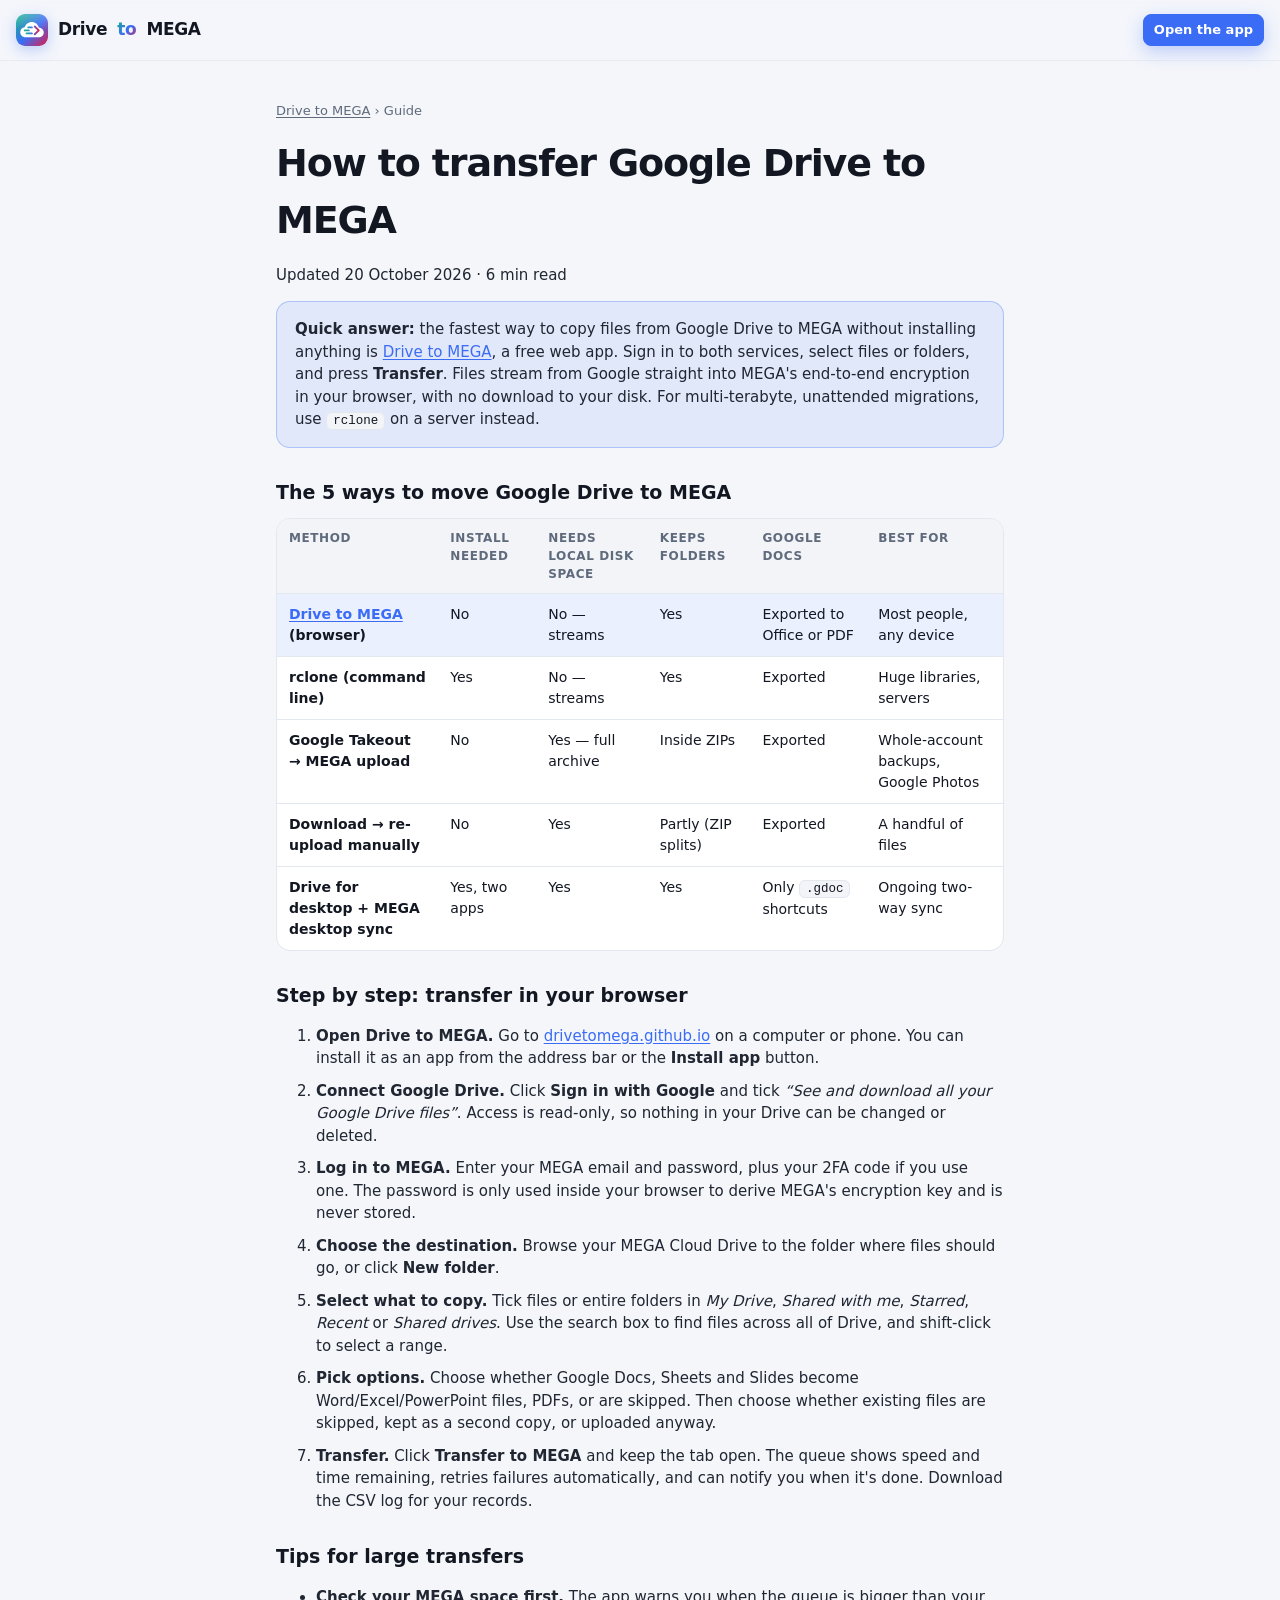
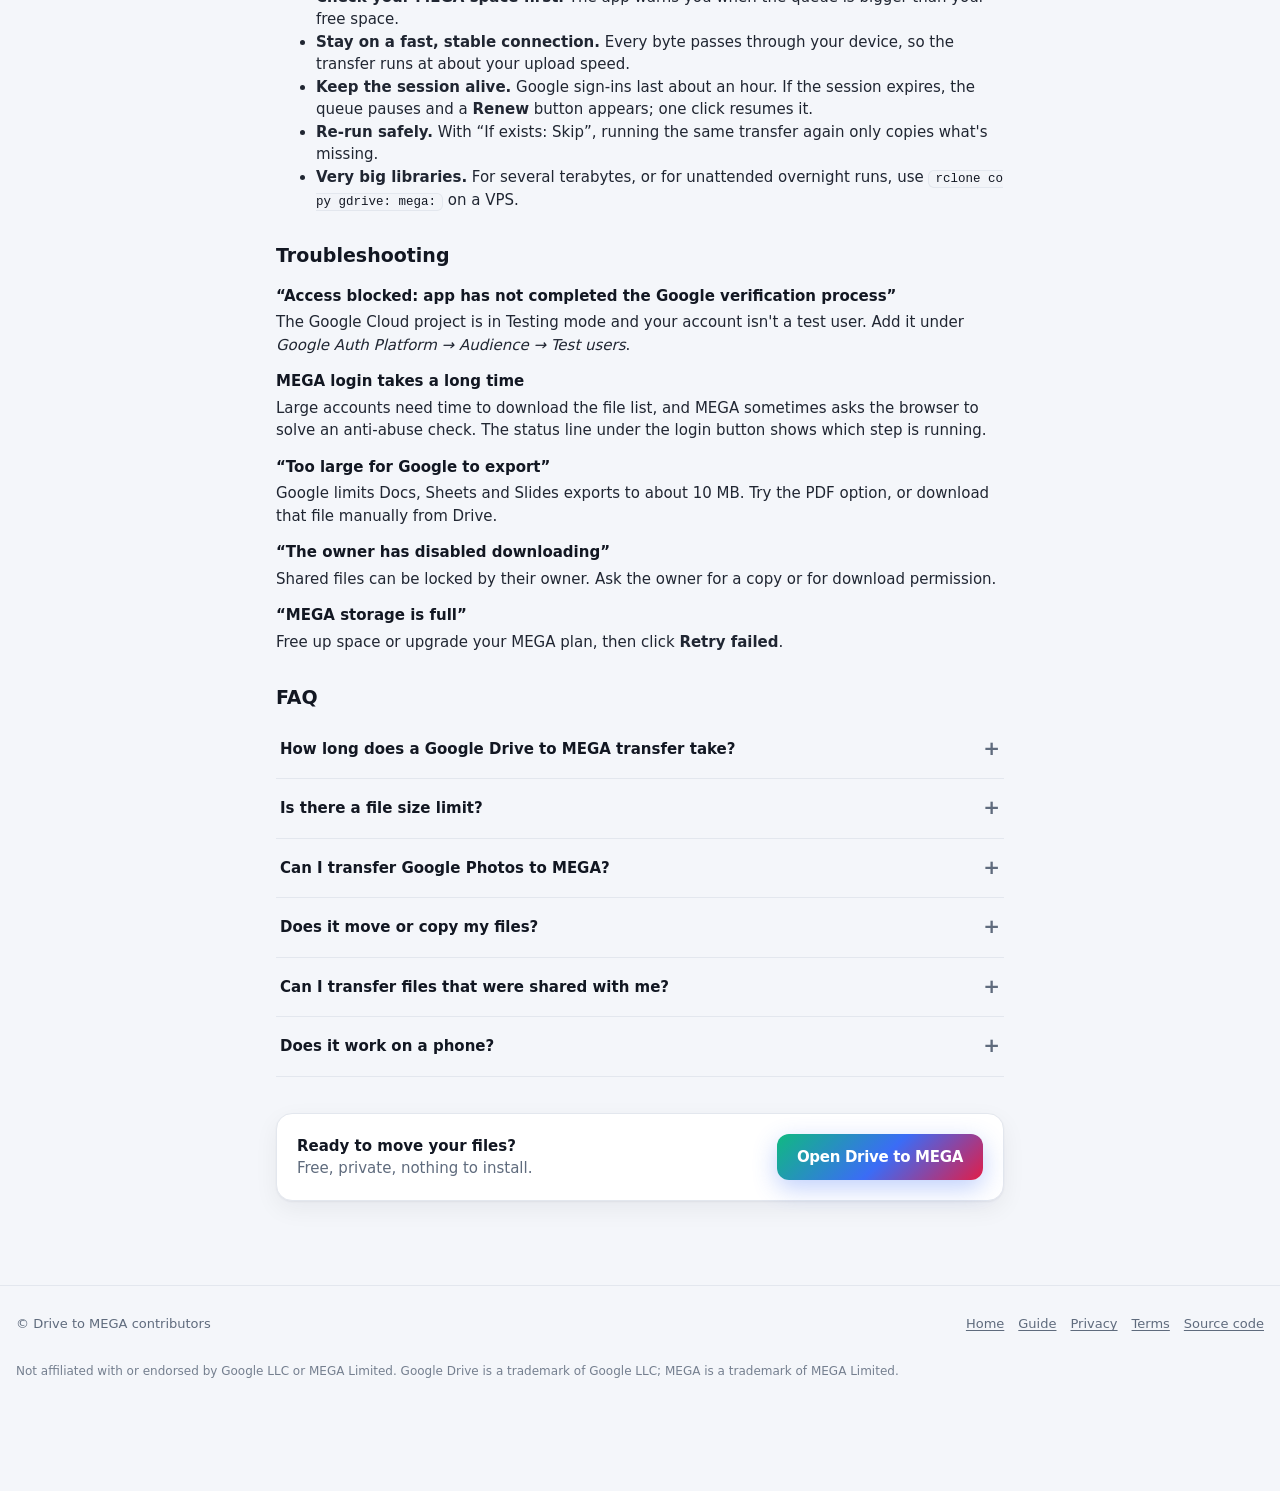
<file: how-to-transfer-google-drive-to-mega/index.html>
<!doctype html>
<html lang="en" dir="ltr">
<head>
<meta charset="utf-8">
<meta name="viewport" content="width=device-width, initial-scale=1, viewport-fit=cover">
<meta http-equiv="Content-Security-Policy" content="default-src 'self'; script-src 'self'; style-src 'self'; img-src 'self' data:; connect-src 'self'; object-src 'none'; base-uri 'none'; form-action 'none'; frame-src 'none'; upgrade-insecure-requests">
<meta name="referrer" content="strict-origin-when-cross-origin">
<title>How to Transfer Google Drive to MEGA: 5 Methods (2026 Guide)</title>
<meta name="description" content="Move files and folders from Google Drive to MEGA step by step. Compare 5 methods (browser, rclone, Takeout, manual, desktop sync) and fix common errors.">
<meta name="robots" content="index, follow, max-image-preview:large, max-snippet:-1">
<meta name="author" content="Drive to MEGA">
<link rel="canonical" href="https://drivetomega.github.io/how-to-transfer-google-drive-to-mega/">
<link rel="alternate" hreflang="en" href="https://drivetomega.github.io/how-to-transfer-google-drive-to-mega/">
<link rel="alternate" hreflang="x-default" href="https://drivetomega.github.io/how-to-transfer-google-drive-to-mega/">
<link rel="alternate" type="text/plain" title="LLM-friendly summary" href="/llms.txt">
<meta name="color-scheme" content="light dark">
<meta name="theme-color" media="(prefers-color-scheme: light)" content="#f4f6fa">
<meta name="theme-color" media="(prefers-color-scheme: dark)" content="#0b0e14">
<meta property="og:type" content="article">
<meta property="og:site_name" content="Drive to MEGA">
<meta property="og:title" content="How to transfer Google Drive to MEGA — 5 methods compared">
<meta property="og:description" content="Copy files and whole folders from Google Drive to MEGA. Which method to use, step by step, and how to fix common errors.">
<meta property="og:url" content="https://drivetomega.github.io/how-to-transfer-google-drive-to-mega/">
<meta property="og:image" content="https://drivetomega.github.io/assets/og/guide.png">
<meta property="og:image:width" content="1200">
<meta property="og:image:height" content="630">
<meta property="og:image:alt" content="How to transfer Google Drive to MEGA — step-by-step guide">
<meta property="og:locale" content="en_US">
<meta property="article:published_time" content="2026-10-20T00:00:00Z">
<meta property="article:modified_time" content="2026-10-20T00:00:00Z">
<meta name="twitter:card" content="summary_large_image">
<meta name="twitter:title" content="How to transfer Google Drive to MEGA — 5 methods compared">
<meta name="twitter:description" content="Which method to use, step by step, and how to fix common errors.">
<meta name="twitter:image" content="https://drivetomega.github.io/assets/og/guide.png">
<link rel="icon" href="/favicon.ico" sizes="48x48">
<link rel="icon" href="/assets/icons/favicon.svg" type="image/svg+xml">
<link rel="icon" href="/assets/icons/favicon-96.png" type="image/png" sizes="96x96">
<link rel="icon" href="/assets/icons/icon-192.png" type="image/png" sizes="192x192">
<link rel="apple-touch-icon" href="/apple-touch-icon.png" sizes="180x180">
<link rel="mask-icon" href="/assets/icons/mask-icon.svg" color="#3b6cf6">
<link rel="manifest" href="/manifest.webmanifest">
<meta name="msapplication-TileColor" content="#3b6cf6">
<meta name="msapplication-config" content="/browserconfig.xml">
<link rel="stylesheet" href="/assets/css/app.css">
<script src="/assets/js/theme-init.js"></script>
<script type="application/ld+json">
{
  "@context": "https://schema.org",
  "@graph": [
    {
      "@type": "TechArticle",
      "@id": "https://drivetomega.github.io/how-to-transfer-google-drive-to-mega/#article",
      "headline": "How to transfer Google Drive to MEGA (2026 guide)",
      "description": "Step-by-step guide to moving files and folders from Google Drive to MEGA, comparing five methods.",
      "image": "https://drivetomega.github.io/assets/og/guide.png",
      "datePublished": "2026-10-20",
      "dateModified": "2026-10-20",
      "inLanguage": "en",
      "author": { "@id": "https://drivetomega.github.io/#org" },
      "publisher": { "@id": "https://drivetomega.github.io/#org" },
      "mainEntityOfPage": "https://drivetomega.github.io/how-to-transfer-google-drive-to-mega/",
      "about": [
        { "@type": "SoftwareApplication", "name": "Google Drive" },
        { "@type": "SoftwareApplication", "name": "MEGA" }
      ],
      "mentions": { "@id": "https://drivetomega.github.io/#app" }
    },
    {
      "@type": "HowTo",
      "@id": "https://drivetomega.github.io/how-to-transfer-google-drive-to-mega/#howto",
      "name": "Transfer files from Google Drive to MEGA in your browser",
      "description": "Copy files and folders from Google Drive to MEGA with Drive to MEGA, without installing anything.",
      "totalTime": "PT5M",
      "estimatedCost": { "@type": "MonetaryAmount", "currency": "USD", "value": "0" },
      "supply": [ { "@type": "HowToSupply", "name": "A Google account with files in Google Drive" }, { "@type": "HowToSupply", "name": "A MEGA account with enough free space" } ],
      "tool": [ { "@type": "HowToTool", "name": "A modern web browser (Chrome, Edge, Firefox or Safari)" } ],
      "step": [
        { "@type": "HowToStep", "position": 1, "name": "Open Drive to MEGA", "text": "Go to https://drivetomega.github.io in a desktop or mobile browser. Optionally install it as an app.", "url": "https://drivetomega.github.io/how-to-transfer-google-drive-to-mega/#step-1" },
        { "@type": "HowToStep", "position": 2, "name": "Connect Google Drive", "text": "Click Sign in with Google and allow read-only access to see and download your Google Drive files.", "url": "https://drivetomega.github.io/how-to-transfer-google-drive-to-mega/#step-2" },
        { "@type": "HowToStep", "position": 3, "name": "Log in to MEGA", "text": "Enter your MEGA email and password (and 2FA code if enabled). The password is used only in your browser.", "url": "https://drivetomega.github.io/how-to-transfer-google-drive-to-mega/#step-3" },
        { "@type": "HowToStep", "position": 4, "name": "Choose a MEGA destination folder", "text": "Browse to the MEGA folder where files should go, or create a new folder.", "url": "https://drivetomega.github.io/how-to-transfer-google-drive-to-mega/#step-4" },
        { "@type": "HowToStep", "position": 5, "name": "Select files and folders in Google Drive", "text": "Tick files or whole folders in My Drive, Shared with me, Starred, Recent or Shared drives. Shift-click selects a range.", "url": "https://drivetomega.github.io/how-to-transfer-google-drive-to-mega/#step-5" },
        { "@type": "HowToStep", "position": 6, "name": "Pick transfer options", "text": "Choose how to export Google Docs (Office, PDF or skip), what to do if a file already exists, and how many parallel transfers to run.", "url": "https://drivetomega.github.io/how-to-transfer-google-drive-to-mega/#step-6" },
        { "@type": "HowToStep", "position": 7, "name": "Transfer and keep the tab open", "text": "Click Transfer to MEGA. Keep the tab or app open until the queue finishes; failed files can be retried and a CSV log downloaded.", "url": "https://drivetomega.github.io/how-to-transfer-google-drive-to-mega/#step-7" }
      ]
    },
    {
      "@type": "BreadcrumbList",
      "itemListElement": [
        { "@type": "ListItem", "position": 1, "name": "Drive to MEGA", "item": "https://drivetomega.github.io/" },
        { "@type": "ListItem", "position": 2, "name": "How to transfer Google Drive to MEGA", "item": "https://drivetomega.github.io/how-to-transfer-google-drive-to-mega/" }
      ]
    },
    {
      "@type": "FAQPage",
      "mainEntity": [
        { "@type": "Question", "name": "How long does a Google Drive to MEGA transfer take?", "acceptedAnswer": { "@type": "Answer", "text": "It depends on your own internet connection, because every byte is downloaded from Google and uploaded to MEGA through your browser. As a rule of thumb, the transfer runs at roughly your upload speed: 100 GB takes a little over 2 hours at 100 Mbit/s." } },
        { "@type": "Question", "name": "Is there a file size limit?", "acceptedAnswer": { "@type": "Answer", "text": "Regular files of any size are streamed in chunks, so they never need to fit in memory. Google Docs, Sheets and Slides are limited by Google to about 10 MB per export, and you are limited by the free space in your MEGA account." } },
        { "@type": "Question", "name": "Can I transfer Google Photos to MEGA?", "acceptedAnswer": { "@type": "Answer", "text": "Only photos that are stored in Google Drive. Since 2019 Google Photos is no longer synced with Drive, so export Google Photos with Google Takeout and upload the archive to MEGA." } },
        { "@type": "Question", "name": "Does it move or copy my files?", "acceptedAnswer": { "@type": "Answer", "text": "It copies. Drive to MEGA has read-only access to Google Drive and never deletes or changes anything there. Delete the originals yourself once you have checked the copies in MEGA." } },
        { "@type": "Question", "name": "Can I transfer files that were shared with me?", "acceptedAnswer": { "@type": "Answer", "text": "Yes, from the Shared with me and Shared drives tabs, as long as the owner has not disabled downloading." } },
        { "@type": "Question", "name": "Does it work on a phone?", "acceptedAnswer": { "@type": "Answer", "text": "Yes. It works in mobile browsers and can be installed as an app. Keep the app in the foreground; it keeps the screen awake while transferring." } }
      ]
    }
  ]
}
</script>
</head>
<body>
<header class="top">
  <div class="wrap">
    <a class="brand" href="/"><img src="/assets/icons/logo.svg" alt="" width="32" height="32">Drive <span class="grad-text">to</span> MEGA</a>
    <div class="sp"></div>
    <a class="btn sm primary" href="/#workspace">Open the app</a>
  </div>
</header>

<main class="doc">
  <nav class="crumb-nav" aria-label="Breadcrumb"><a href="/">Drive to MEGA</a> <span aria-hidden="true">›</span> <span aria-current="page">Guide</span></nav>
  <article>
    <h1>How to transfer Google Drive to MEGA</h1>
    <p class="muted">Updated 20 October 2026 · 6 min read</p>

    <p class="tldr"><b>Quick answer:</b> the fastest way to copy files from Google Drive to MEGA without installing anything is <a href="/">Drive to MEGA</a>, a free web app. Sign in to both services, select files or folders, and press <b>Transfer</b>. Files stream from Google straight into MEGA's end-to-end encryption in your browser, with no download to your disk. For multi-terabyte, unattended migrations, use <code>rclone</code> on a server instead.</p>

    <h2 id="methods">The 5 ways to move Google Drive to MEGA</h2>
    <div class="table-wrap">
      <table>
        <thead><tr><th scope="col">Method</th><th scope="col">Install needed</th><th scope="col">Needs local disk space</th><th scope="col">Keeps folders</th><th scope="col">Google Docs</th><th scope="col">Best for</th></tr></thead>
        <tbody>
          <tr><th scope="row"><a href="/">Drive to MEGA</a> (browser)</th><td>No</td><td>No — streams</td><td>Yes</td><td>Exported to Office or PDF</td><td>Most people, any device</td></tr>
          <tr><th scope="row">rclone (command line)</th><td>Yes</td><td>No — streams</td><td>Yes</td><td>Exported</td><td>Huge libraries, servers</td></tr>
          <tr><th scope="row">Google Takeout → MEGA upload</th><td>No</td><td>Yes — full archive</td><td>Inside ZIPs</td><td>Exported</td><td>Whole-account backups, Google Photos</td></tr>
          <tr><th scope="row">Download → re-upload manually</th><td>No</td><td>Yes</td><td>Partly (ZIP splits)</td><td>Exported</td><td>A handful of files</td></tr>
          <tr><th scope="row">Drive for desktop + MEGA desktop sync</th><td>Yes, two apps</td><td>Yes</td><td>Yes</td><td>Only <code>.gdoc</code> shortcuts</td><td>Ongoing two-way sync</td></tr>
        </tbody>
      </table>
    </div>

    <h2 id="steps">Step by step: transfer in your browser</h2>
    <ol class="steps-list">
      <li id="step-1"><b>Open Drive to MEGA.</b> Go to <a href="/">drivetomega.github.io</a> on a computer or phone. You can install it as an app from the address bar or the <b>Install app</b> button.</li>
      <li id="step-2"><b>Connect Google Drive.</b> Click <b>Sign in with Google</b> and tick <i>“See and download all your Google Drive files”</i>. Access is read-only, so nothing in your Drive can be changed or deleted.</li>
      <li id="step-3"><b>Log in to MEGA.</b> Enter your MEGA email and password, plus your 2FA code if you use one. The password is only used inside your browser to derive MEGA's encryption key and is never stored.</li>
      <li id="step-4"><b>Choose the destination.</b> Browse your MEGA Cloud Drive to the folder where files should go, or click <b>New folder</b>.</li>
      <li id="step-5"><b>Select what to copy.</b> Tick files or entire folders in <i>My Drive</i>, <i>Shared with me</i>, <i>Starred</i>, <i>Recent</i> or <i>Shared drives</i>. Use the search box to find files across all of Drive, and shift-click to select a range.</li>
      <li id="step-6"><b>Pick options.</b> Choose whether Google Docs, Sheets and Slides become Word/Excel/PowerPoint files, PDFs, or are skipped. Then choose whether existing files are skipped, kept as a second copy, or uploaded anyway.</li>
      <li id="step-7"><b>Transfer.</b> Click <b>Transfer to MEGA</b> and keep the tab open. The queue shows speed and time remaining, retries failures automatically, and can notify you when it's done. Download the CSV log for your records.</li>
    </ol>

    <h2 id="tips">Tips for large transfers</h2>
    <ul>
      <li><b>Check your MEGA space first.</b> The app warns you when the queue is bigger than your free space.</li>
      <li><b>Stay on a fast, stable connection.</b> Every byte passes through your device, so the transfer runs at about your upload speed.</li>
      <li><b>Keep the session alive.</b> Google sign-ins last about an hour. If the session expires, the queue pauses and a <b>Renew</b> button appears; one click resumes it.</li>
      <li><b>Re-run safely.</b> With “If exists: Skip”, running the same transfer again only copies what's missing.</li>
      <li><b>Very big libraries.</b> For several terabytes, or for unattended overnight runs, use <code>rclone copy gdrive: mega:</code> on a VPS.</li>
    </ul>

    <h2 id="troubleshooting">Troubleshooting</h2>
    <dl class="trouble">
      <dt>“Access blocked: app has not completed the Google verification process”</dt>
      <dd>The Google Cloud project is in Testing mode and your account isn't a test user. Add it under <i>Google Auth Platform → Audience → Test users</i>.</dd>
      <dt>MEGA login takes a long time</dt>
      <dd>Large accounts need time to download the file list, and MEGA sometimes asks the browser to solve an anti-abuse check. The status line under the login button shows which step is running.</dd>
      <dt>“Too large for Google to export”</dt>
      <dd>Google limits Docs, Sheets and Slides exports to about 10 MB. Try the PDF option, or download that file manually from Drive.</dd>
      <dt>“The owner has disabled downloading”</dt>
      <dd>Shared files can be locked by their owner. Ask the owner for a copy or for download permission.</dd>
      <dt>“MEGA storage is full”</dt>
      <dd>Free up space or upgrade your MEGA plan, then click <b>Retry failed</b>.</dd>
    </dl>

    <h2 id="faq">FAQ</h2>
    <div class="faq">
      <details><summary>How long does a Google Drive to MEGA transfer take?</summary><p>It depends on your own internet connection, because every byte is downloaded from Google and uploaded to MEGA through your browser. As a rule of thumb, the transfer runs at roughly your upload speed: 100 GB takes a little over 2 hours at 100 Mbit/s.</p></details>
      <details><summary>Is there a file size limit?</summary><p>Regular files of any size are streamed in chunks, so they never need to fit in memory. Google Docs, Sheets and Slides are limited by Google to about 10 MB per export, and you are limited by the free space in your MEGA account.</p></details>
      <details><summary>Can I transfer Google Photos to MEGA?</summary><p>Only photos that are stored in Google Drive. Since 2019 Google Photos is no longer synced with Drive, so export Google Photos with Google Takeout and upload the archive to MEGA.</p></details>
      <details><summary>Does it move or copy my files?</summary><p>It copies. Drive to MEGA has read-only access to Google Drive and never deletes or changes anything there. Delete the originals yourself once you have checked the copies in MEGA.</p></details>
      <details><summary>Can I transfer files that were shared with me?</summary><p>Yes, from the Shared with me and Shared drives tabs, as long as the owner has not disabled downloading.</p></details>
      <details><summary>Does it work on a phone?</summary><p>Yes. It works in mobile browsers and can be installed as an app. Keep the app in the foreground; it keeps the screen awake while transferring.</p></details>
    </div>

    <div class="cta card">
      <div><b>Ready to move your files?</b><br><span class="muted">Free, private, nothing to install.</span></div>
      <a class="btn brand lg" href="/#workspace">Open Drive to MEGA</a>
    </div>
  </article>
</main>

<footer class="site-foot">
  <div class="wrap">
    <span>© Drive to MEGA contributors</span>
    <div class="sp"></div>
    <nav aria-label="Footer"><a href="/">Home</a><a href="/how-to-transfer-google-drive-to-mega/">Guide</a><a href="/privacy.html">Privacy</a><a href="/terms.html">Terms</a><a href="https://github.com/DriveToMega/DriveToMega.github.io" rel="noopener">Source code</a></nav>
    <p class="disclaimer">Not affiliated with or endorsed by Google LLC or MEGA Limited. Google Drive is a trademark of Google LLC; MEGA is a trademark of MEGA Limited.</p>
  </div>
</footer>
</body>
</html>
</file>
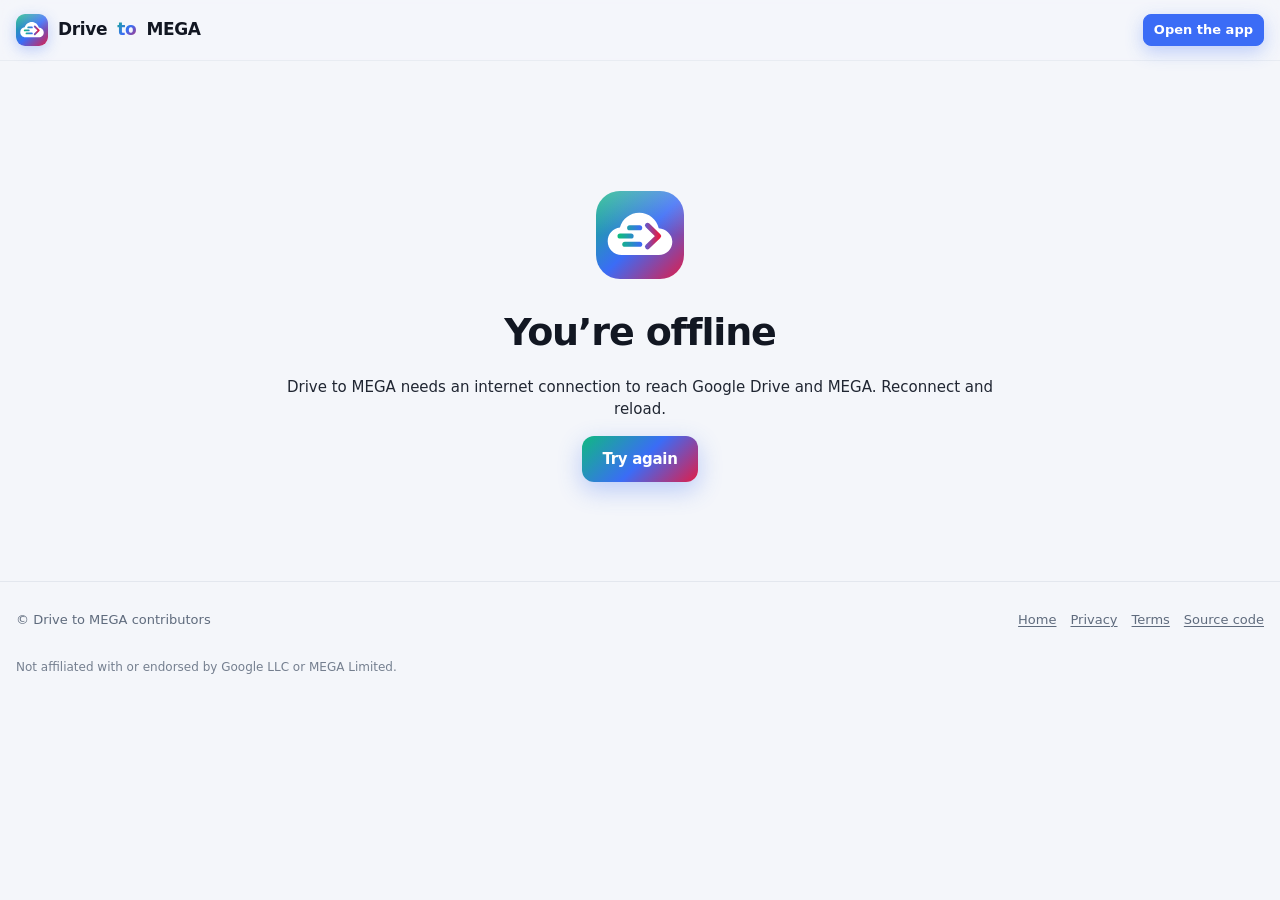
<file: offline.html>
<!doctype html>
<html lang="en">
<head>
<meta charset="utf-8">
<meta name="viewport" content="width=device-width, initial-scale=1, viewport-fit=cover">
<meta http-equiv="Content-Security-Policy" content="default-src 'self'; script-src 'self'; style-src 'self'; img-src 'self' data:; connect-src 'self'; object-src 'none'; base-uri 'none'; form-action 'none'; frame-src 'none'; upgrade-insecure-requests">
<meta name="referrer" content="strict-origin-when-cross-origin">
<title>Offline — Drive to MEGA</title>
<meta name="description" content="You are offline.">
<meta name="robots" content="noindex">
<meta name="color-scheme" content="light dark">
<meta name="theme-color" media="(prefers-color-scheme: light)" content="#f4f6fa">
<meta name="theme-color" media="(prefers-color-scheme: dark)" content="#0b0e14">
<link rel="icon" href="/favicon.ico" sizes="48x48">
<link rel="icon" href="/assets/icons/favicon.svg" type="image/svg+xml">
<link rel="icon" href="/assets/icons/favicon-96.png" type="image/png" sizes="96x96">
<link rel="icon" href="/assets/icons/icon-192.png" type="image/png" sizes="192x192">
<link rel="apple-touch-icon" href="/apple-touch-icon.png" sizes="180x180">
<link rel="mask-icon" href="/assets/icons/mask-icon.svg" color="#3b6cf6">
<link rel="manifest" href="/manifest.webmanifest">
<meta name="msapplication-TileColor" content="#3b6cf6">
<meta name="msapplication-config" content="/browserconfig.xml">
<link rel="stylesheet" href="/assets/css/app.css">
<script src="/assets/js/theme-init.js"></script>
</head>
<body>
<header class="top">
  <div class="wrap">
    <a class="brand" href="/"><img src="/assets/icons/logo.svg" alt="" width="32" height="32">Drive <span class="grad-text">to</span> MEGA</a>
    <div class="sp"></div>
    <a class="btn sm primary" href="/#workspace">Open the app</a>
  </div>
</header>
<main class="doc">
<div class="center">
<img src="/assets/icons/logo.svg" alt="" width="88" height="88">
<h1>You’re offline</h1>
<p>Drive to MEGA needs an internet connection to reach Google Drive and MEGA. Reconnect and reload.</p>
<p><a class="btn brand lg" href="/">Try again</a></p>
</div>
</main>
<footer class="site-foot">
  <div class="wrap">
    <span>© Drive to MEGA contributors</span>
    <div class="sp"></div>
    <nav aria-label="Footer"><a href="/">Home</a><a href="/privacy.html">Privacy</a><a href="/terms.html">Terms</a><a href="https://github.com/DriveToMega/DriveToMega.github.io" rel="noopener">Source code</a></nav>
    <p class="disclaimer">Not affiliated with or endorsed by Google LLC or MEGA Limited.</p>
  </div>
</footer>
</body>
</html>
</file>
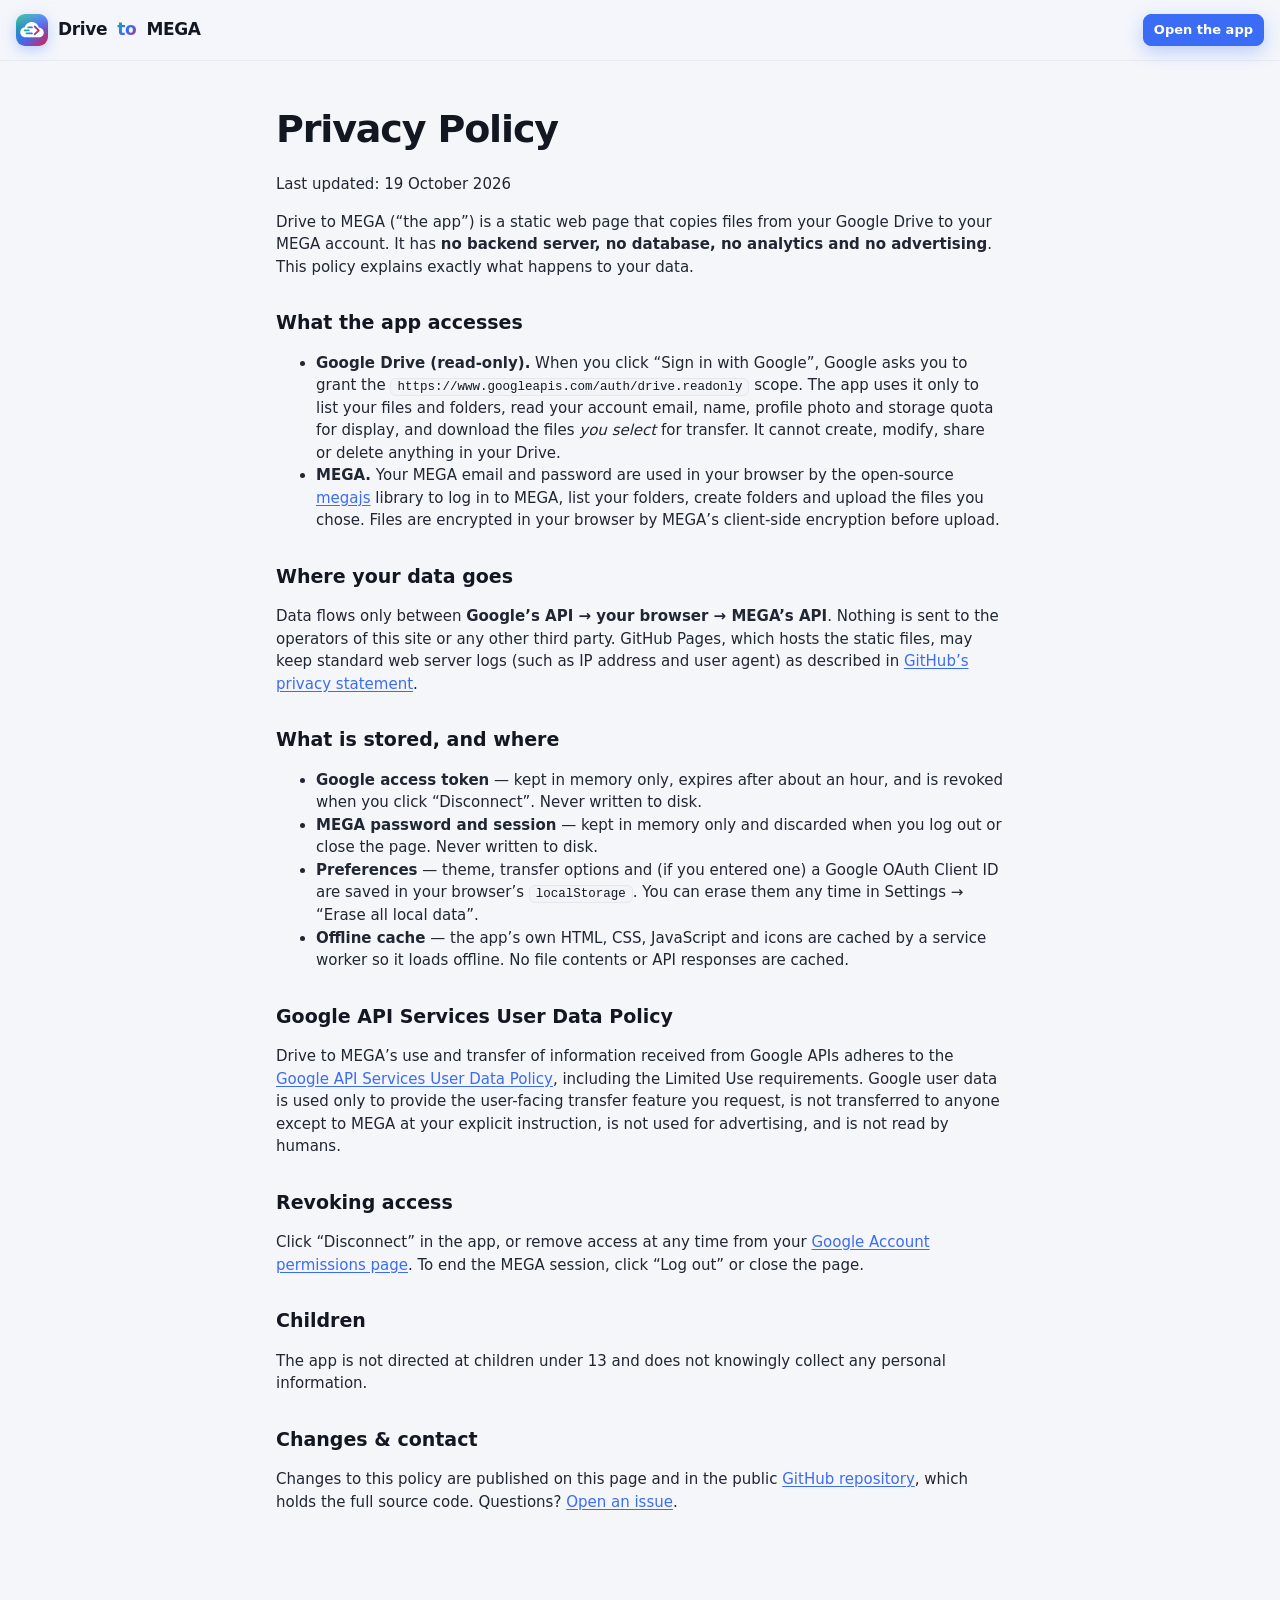
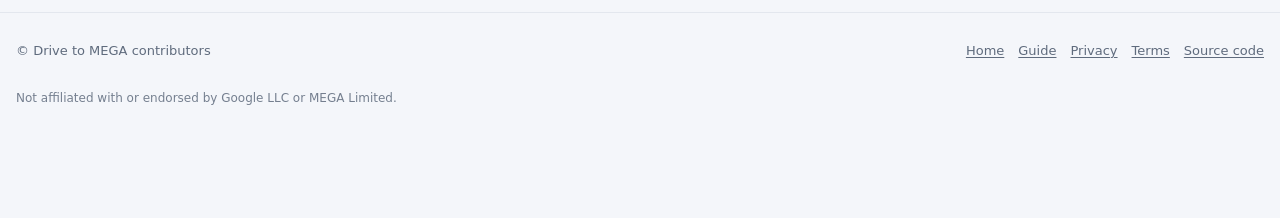
<file: privacy.html>
<!doctype html>
<html lang="en">
<head>
<meta charset="utf-8">
<meta name="viewport" content="width=device-width, initial-scale=1, viewport-fit=cover">
<meta http-equiv="Content-Security-Policy" content="default-src 'self'; script-src 'self'; style-src 'self'; img-src 'self' data:; connect-src 'self'; object-src 'none'; base-uri 'none'; form-action 'none'; frame-src 'none'; upgrade-insecure-requests">
<meta name="referrer" content="strict-origin-when-cross-origin">
<title>Privacy Policy — Drive to MEGA</title>
<meta name="description" content="How Drive to MEGA handles your data: no server, no tracking, read-only Google Drive access, MEGA password never stored.">
<meta name="robots" content="index, follow">
<link rel="canonical" href="https://drivetomega.github.io/privacy.html">
<meta name="color-scheme" content="light dark">
<meta name="theme-color" media="(prefers-color-scheme: light)" content="#f4f6fa">
<meta name="theme-color" media="(prefers-color-scheme: dark)" content="#0b0e14">
<link rel="icon" href="/favicon.ico" sizes="48x48">
<link rel="icon" href="/assets/icons/favicon.svg" type="image/svg+xml">
<link rel="icon" href="/assets/icons/favicon-96.png" type="image/png" sizes="96x96">
<link rel="icon" href="/assets/icons/icon-192.png" type="image/png" sizes="192x192">
<link rel="apple-touch-icon" href="/apple-touch-icon.png" sizes="180x180">
<link rel="mask-icon" href="/assets/icons/mask-icon.svg" color="#3b6cf6">
<link rel="manifest" href="/manifest.webmanifest">
<meta name="msapplication-TileColor" content="#3b6cf6">
<meta name="msapplication-config" content="/browserconfig.xml">
<meta property="og:type" content="website">
<meta property="og:site_name" content="Drive to MEGA">
<meta property="og:title" content="Privacy Policy — Drive to MEGA">
<meta property="og:description" content="How Drive to MEGA handles your data: no server, no tracking, read-only Google Drive access, MEGA password never stored.">
<meta property="og:url" content="https://drivetomega.github.io/privacy.html">
<meta property="og:image" content="https://drivetomega.github.io/assets/og/privacy.png">
<meta property="og:image:width" content="1200">
<meta property="og:image:height" content="630">
<meta name="twitter:card" content="summary_large_image">
<meta name="twitter:image" content="https://drivetomega.github.io/assets/og/privacy.png">
<script type="application/ld+json">
{
  "@context": "https://schema.org",
  "@graph": [
    {
      "@type": "WebPage",
      "@id": "https://drivetomega.github.io/privacy.html",
      "url": "https://drivetomega.github.io/privacy.html",
      "name": "Privacy Policy \u2014 Drive to MEGA",
      "description": "How Drive to MEGA handles your data: no server, no tracking, read-only Google Drive access, MEGA password never stored.",
      "inLanguage": "en",
      "isPartOf": {
        "@id": "https://drivetomega.github.io/#website"
      },
      "dateModified": "2026-10-20"
    },
    {
      "@type": "BreadcrumbList",
      "itemListElement": [
        {
          "@type": "ListItem",
          "position": 1,
          "name": "Drive to MEGA",
          "item": "https://drivetomega.github.io/"
        },
        {
          "@type": "ListItem",
          "position": 2,
          "name": "Privacy Policy",
          "item": "https://drivetomega.github.io/privacy.html"
        }
      ]
    }
  ]
}
</script>
<link rel="stylesheet" href="/assets/css/app.css">
<script src="/assets/js/theme-init.js"></script>
</head>
<body>
<header class="top">
  <div class="wrap">
    <a class="brand" href="/"><img src="/assets/icons/logo.svg" alt="" width="32" height="32">Drive <span class="grad-text">to</span> MEGA</a>
    <div class="sp"></div>
    <a class="btn sm primary" href="/#workspace">Open the app</a>
  </div>
</header>
<main class="doc">
<h1>Privacy Policy</h1>
<p class="muted">Last updated: 19 October 2026</p>
<p>Drive to MEGA (“the app”) is a static web page that copies files from your Google Drive to your MEGA account. It has <b>no backend server, no database, no analytics and no advertising</b>. This policy explains exactly what happens to your data.</p>

<h2>What the app accesses</h2>
<ul>
  <li><b>Google Drive (read-only).</b> When you click “Sign in with Google”, Google asks you to grant the <code>https://www.googleapis.com/auth/drive.readonly</code> scope. The app uses it only to list your files and folders, read your account email, name, profile photo and storage quota for display, and download the files <em>you select</em> for transfer. It cannot create, modify, share or delete anything in your Drive.</li>
  <li><b>MEGA.</b> Your MEGA email and password are used in your browser by the open-source <a href="https://github.com/qgustavor/mega" rel="noopener">megajs</a> library to log in to MEGA, list your folders, create folders and upload the files you chose. Files are encrypted in your browser by MEGA’s client-side encryption before upload.</li>
</ul>

<h2>Where your data goes</h2>
<p>Data flows only between <b>Google’s API → your browser → MEGA’s API</b>. Nothing is sent to the operators of this site or any other third party. GitHub Pages, which hosts the static files, may keep standard web server logs (such as IP address and user agent) as described in <a href="https://docs.github.com/en/site-policy/privacy-policies/github-general-privacy-statement" rel="noopener">GitHub’s privacy statement</a>.</p>

<h2>What is stored, and where</h2>
<ul>
  <li><b>Google access token</b> — kept in memory only, expires after about an hour, and is revoked when you click “Disconnect”. Never written to disk.</li>
  <li><b>MEGA password and session</b> — kept in memory only and discarded when you log out or close the page. Never written to disk.</li>
  <li><b>Preferences</b> — theme, transfer options and (if you entered one) a Google OAuth Client ID are saved in your browser’s <code>localStorage</code>. You can erase them any time in Settings → “Erase all local data”.</li>
  <li><b>Offline cache</b> — the app’s own HTML, CSS, JavaScript and icons are cached by a service worker so it loads offline. No file contents or API responses are cached.</li>
</ul>

<h2>Google API Services User Data Policy</h2>
<p>Drive to MEGA’s use and transfer of information received from Google APIs adheres to the <a href="https://developers.google.com/terms/api-services-user-data-policy" rel="noopener">Google API Services User Data Policy</a>, including the Limited Use requirements. Google user data is used only to provide the user-facing transfer feature you request, is not transferred to anyone except to MEGA at your explicit instruction, is not used for advertising, and is not read by humans.</p>

<h2>Revoking access</h2>
<p>Click “Disconnect” in the app, or remove access at any time from your <a href="https://myaccount.google.com/permissions" rel="noopener">Google Account permissions page</a>. To end the MEGA session, click “Log out” or close the page.</p>

<h2>Children</h2>
<p>The app is not directed at children under 13 and does not knowingly collect any personal information.</p>

<h2>Changes &amp; contact</h2>
<p>Changes to this policy are published on this page and in the public <a href="https://github.com/DriveToMega/DriveToMega.github.io" rel="noopener">GitHub repository</a>, which holds the full source code. Questions? <a href="https://github.com/DriveToMega/DriveToMega.github.io/issues" rel="noopener">Open an issue</a>.</p>
</main>
<footer class="site-foot">
  <div class="wrap">
    <span>© Drive to MEGA contributors</span>
    <div class="sp"></div>
    <nav aria-label="Footer"><a href="/">Home</a><a href="/how-to-transfer-google-drive-to-mega/">Guide</a><a href="/privacy.html">Privacy</a><a href="/terms.html">Terms</a><a href="https://github.com/DriveToMega/DriveToMega.github.io" rel="noopener">Source code</a></nav>
    <p class="disclaimer">Not affiliated with or endorsed by Google LLC or MEGA Limited.</p>
  </div>
</footer>
</body>
</html>
</file>
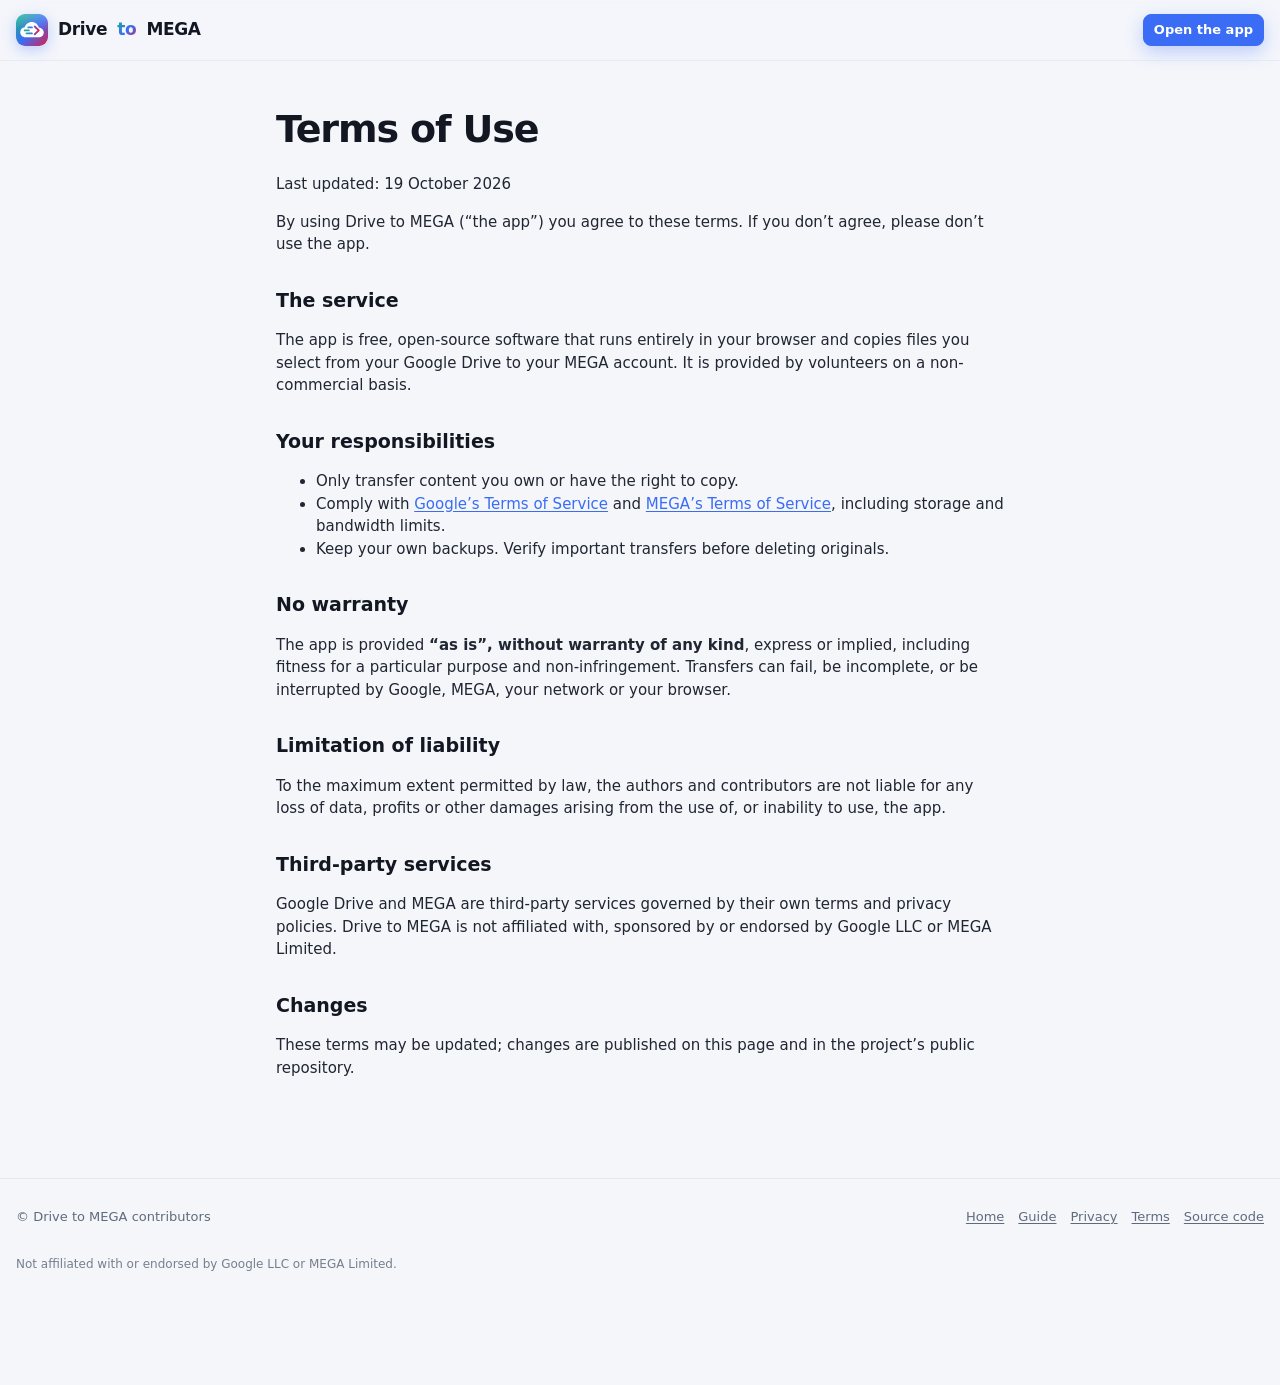
<file: terms.html>
<!doctype html>
<html lang="en">
<head>
<meta charset="utf-8">
<meta name="viewport" content="width=device-width, initial-scale=1, viewport-fit=cover">
<meta http-equiv="Content-Security-Policy" content="default-src 'self'; script-src 'self'; style-src 'self'; img-src 'self' data:; connect-src 'self'; object-src 'none'; base-uri 'none'; form-action 'none'; frame-src 'none'; upgrade-insecure-requests">
<meta name="referrer" content="strict-origin-when-cross-origin">
<title>Terms of Use — Drive to MEGA</title>
<meta name="description" content="Terms of use for Drive to MEGA, the free open-source tool for copying Google Drive files to MEGA in your browser.">
<meta name="robots" content="index, follow">
<link rel="canonical" href="https://drivetomega.github.io/terms.html">
<meta name="color-scheme" content="light dark">
<meta name="theme-color" media="(prefers-color-scheme: light)" content="#f4f6fa">
<meta name="theme-color" media="(prefers-color-scheme: dark)" content="#0b0e14">
<link rel="icon" href="/favicon.ico" sizes="48x48">
<link rel="icon" href="/assets/icons/favicon.svg" type="image/svg+xml">
<link rel="icon" href="/assets/icons/favicon-96.png" type="image/png" sizes="96x96">
<link rel="icon" href="/assets/icons/icon-192.png" type="image/png" sizes="192x192">
<link rel="apple-touch-icon" href="/apple-touch-icon.png" sizes="180x180">
<link rel="mask-icon" href="/assets/icons/mask-icon.svg" color="#3b6cf6">
<link rel="manifest" href="/manifest.webmanifest">
<meta name="msapplication-TileColor" content="#3b6cf6">
<meta name="msapplication-config" content="/browserconfig.xml">
<meta property="og:type" content="website">
<meta property="og:site_name" content="Drive to MEGA">
<meta property="og:title" content="Terms of Use — Drive to MEGA">
<meta property="og:description" content="Terms of use for Drive to MEGA, the free tool for copying Google Drive files to MEGA in your browser.">
<meta property="og:url" content="https://drivetomega.github.io/terms.html">
<meta property="og:image" content="https://drivetomega.github.io/assets/og/terms.png">
<meta property="og:image:width" content="1200">
<meta property="og:image:height" content="630">
<meta name="twitter:card" content="summary_large_image">
<meta name="twitter:image" content="https://drivetomega.github.io/assets/og/terms.png">
<script type="application/ld+json">
{
  "@context": "https://schema.org",
  "@graph": [
    {
      "@type": "WebPage",
      "@id": "https://drivetomega.github.io/terms.html",
      "url": "https://drivetomega.github.io/terms.html",
      "name": "Terms of Use \u2014 Drive to MEGA",
      "description": "Terms of use for Drive to MEGA, the free tool for copying Google Drive files to MEGA in your browser.",
      "inLanguage": "en",
      "isPartOf": {
        "@id": "https://drivetomega.github.io/#website"
      },
      "dateModified": "2026-10-20"
    },
    {
      "@type": "BreadcrumbList",
      "itemListElement": [
        {
          "@type": "ListItem",
          "position": 1,
          "name": "Drive to MEGA",
          "item": "https://drivetomega.github.io/"
        },
        {
          "@type": "ListItem",
          "position": 2,
          "name": "Terms of Use",
          "item": "https://drivetomega.github.io/terms.html"
        }
      ]
    }
  ]
}
</script>
<link rel="stylesheet" href="/assets/css/app.css">
<script src="/assets/js/theme-init.js"></script>
</head>
<body>
<header class="top">
  <div class="wrap">
    <a class="brand" href="/"><img src="/assets/icons/logo.svg" alt="" width="32" height="32">Drive <span class="grad-text">to</span> MEGA</a>
    <div class="sp"></div>
    <a class="btn sm primary" href="/#workspace">Open the app</a>
  </div>
</header>
<main class="doc">
<h1>Terms of Use</h1>
<p class="muted">Last updated: 19 October 2026</p>
<p>By using Drive to MEGA (“the app”) you agree to these terms. If you don’t agree, please don’t use the app.</p>
<h2>The service</h2>
<p>The app is free, open-source software that runs entirely in your browser and copies files you select from your Google Drive to your MEGA account. It is provided by volunteers on a non-commercial basis.</p>
<h2>Your responsibilities</h2>
<ul>
  <li>Only transfer content you own or have the right to copy.</li>
  <li>Comply with <a href="https://policies.google.com/terms" rel="noopener">Google’s Terms of Service</a> and <a href="https://mega.io/terms" rel="noopener">MEGA’s Terms of Service</a>, including storage and bandwidth limits.</li>
  <li>Keep your own backups. Verify important transfers before deleting originals.</li>
</ul>
<h2>No warranty</h2>
<p>The app is provided <b>“as is”, without warranty of any kind</b>, express or implied, including fitness for a particular purpose and non-infringement. Transfers can fail, be incomplete, or be interrupted by Google, MEGA, your network or your browser.</p>
<h2>Limitation of liability</h2>
<p>To the maximum extent permitted by law, the authors and contributors are not liable for any loss of data, profits or other damages arising from the use of, or inability to use, the app.</p>
<h2>Third-party services</h2>
<p>Google Drive and MEGA are third-party services governed by their own terms and privacy policies. Drive to MEGA is not affiliated with, sponsored by or endorsed by Google LLC or MEGA Limited.</p>
<h2>Changes</h2>
<p>These terms may be updated; changes are published on this page and in the project’s public repository.</p>
</main>
<footer class="site-foot">
  <div class="wrap">
    <span>© Drive to MEGA contributors</span>
    <div class="sp"></div>
    <nav aria-label="Footer"><a href="/">Home</a><a href="/how-to-transfer-google-drive-to-mega/">Guide</a><a href="/privacy.html">Privacy</a><a href="/terms.html">Terms</a><a href="https://github.com/DriveToMega/DriveToMega.github.io" rel="noopener">Source code</a></nav>
    <p class="disclaimer">Not affiliated with or endorsed by Google LLC or MEGA Limited.</p>
  </div>
</footer>
</body>
</html>
</file>
<file: assets/css/app.css>
/* Drive to MEGA — styles. No inline styles anywhere: the CSP forbids them. */
:root{
  --bg:#f4f6fa; --bg-2:#eef1f7; --panel:#ffffff; --panel-2:#f2f4f8; --line:#e3e7ee; --text:#121722; --muted:#5f6b7d;
  --accent:#3b6cf6; --accent-ink:#ffffff; --g:#0f9b63; --mega:#d9272e; --warn:#a96a0b; --bad:#c53030;
  --sel:rgba(59,108,246,.10); --ring:rgba(59,108,246,.35);
  --shadow:0 1px 2px rgba(16,24,40,.05),0 8px 24px rgba(16,24,40,.06);
  --shadow-lg:0 20px 60px rgba(16,24,40,.14);
  --brand:linear-gradient(135deg,#10b981 0%,#3b6cf6 52%,#e11d48 100%);
  --radius:16px; --mono:ui-monospace,"SF Mono","JetBrains Mono",Menlo,Consolas,monospace;
  --safe-b:env(safe-area-inset-bottom,0px);
  color-scheme:light;
}
@media (prefers-color-scheme: dark){
  :root:not([data-theme="light"]){
    --bg:#0b0e14; --bg-2:#0f131b; --panel:#141923; --panel-2:#1b212d; --line:#262e3c; --text:#e8ebf1; --muted:#97a1b2;
    --accent:#6b93ff; --accent-ink:#0a0d14; --g:#3ccf8e; --mega:#ff5a5f; --warn:#e8b04f; --bad:#ff6b6b;
    --sel:rgba(107,147,255,.14); --ring:rgba(107,147,255,.45);
    --shadow:0 1px 2px rgba(0,0,0,.35),0 10px 30px rgba(0,0,0,.28); --shadow-lg:0 24px 70px rgba(0,0,0,.5);
    color-scheme:dark;
  }
}
:root[data-theme="dark"]{
  --bg:#0b0e14; --bg-2:#0f131b; --panel:#141923; --panel-2:#1b212d; --line:#262e3c; --text:#e8ebf1; --muted:#97a1b2;
  --accent:#6b93ff; --accent-ink:#0a0d14; --g:#3ccf8e; --mega:#ff5a5f; --warn:#e8b04f; --bad:#ff6b6b;
  --sel:rgba(107,147,255,.14); --ring:rgba(107,147,255,.45);
  --shadow:0 1px 2px rgba(0,0,0,.35),0 10px 30px rgba(0,0,0,.28); --shadow-lg:0 24px 70px rgba(0,0,0,.5);
  color-scheme:dark;
}

/* ---------- base ---------- */
*,*::before,*::after{box-sizing:border-box}
[hidden]{display:none!important}
.framed body{display:none!important}
html{-webkit-text-size-adjust:100%;scroll-behavior:smooth}
html,body{margin:0}
body{background:var(--bg);color:var(--text);font:15px/1.5 Inter,system-ui,-apple-system,"Segoe UI",Roboto,"Helvetica Neue",Arial,sans-serif;min-height:100vh;-webkit-font-smoothing:antialiased;overflow-x:hidden}
button,input,select,textarea{font:inherit;color:inherit}
a{color:var(--accent);text-underline-offset:2px}
img,svg{max-width:100%}
:focus-visible{outline:2px solid var(--accent);outline-offset:2px;border-radius:6px}
.sr-only{position:absolute!important;width:1px;height:1px;padding:0;margin:-1px;overflow:hidden;clip:rect(0,0,0,0);white-space:nowrap;border:0}
.skip{position:absolute;left:12px;top:-60px;z-index:100;background:var(--accent);color:var(--accent-ink);padding:8px 14px;border-radius:8px;text-decoration:none;font-weight:600}
.skip:focus{top:12px}
.wrap{max-width:1280px;margin:0 auto;padding:0 16px}
.mono{font-family:var(--mono)}
.muted{color:var(--muted)}
.sp{flex:1}
.grad-text{background:var(--brand);-webkit-background-clip:text;background-clip:text;color:transparent}

/* ---------- preloader ---------- */
#preloader{position:fixed;inset:0;z-index:1000;display:grid;place-items:center;background:var(--bg);
  animation:pl-out .45s ease 6s forwards}/* CSS fallback: fade out even if JS never runs */
#preloader.done{animation:pl-out .45s ease forwards}
.pl-box{display:flex;flex-direction:column;align-items:center;gap:18px}
.pl-mark{width:96px;height:96px;position:relative}
.pl-mark svg{width:100%;height:100%;display:block}
.pl-tile{transform-origin:50% 50%;animation:pl-pop .6s cubic-bezier(.2,.9,.3,1.3) both}
.pl-cloud{transform-origin:50% 60%;animation:pl-pop .55s .12s cubic-bezier(.2,.9,.3,1.3) both}
.pl-line{stroke-dasharray:120;stroke-dashoffset:120;animation:pl-stream 1.4s .35s ease-in-out infinite}
.pl-line.l2{animation-delay:.5s}.pl-line.l3{animation-delay:.65s}
.pl-chev{animation:pl-nudge 1.4s .35s ease-in-out infinite}
.pl-ring{position:absolute;inset:-14px;border-radius:38px;border:2px solid transparent;
  background:var(--brand) border-box;-webkit-mask:linear-gradient(#000 0 0) padding-box,linear-gradient(#000 0 0);
  -webkit-mask-composite:xor;mask-composite:exclude;opacity:.55;animation:pl-ring 1.8s ease-in-out infinite}
.pl-name{font-weight:800;letter-spacing:-.02em;font-size:20px;opacity:0;animation:pl-fade .5s .3s forwards}
.pl-bar{width:140px;height:3px;border-radius:99px;background:var(--panel-2);overflow:hidden}
.pl-bar i{display:block;height:100%;width:40%;background:var(--brand);border-radius:99px;animation:pl-slide 1.1s ease-in-out infinite}
@keyframes pl-pop{from{transform:scale(.6);opacity:0}to{transform:scale(1);opacity:1}}
@keyframes pl-stream{0%{stroke-dashoffset:120}45%,60%{stroke-dashoffset:0}100%{stroke-dashoffset:-120}}
@keyframes pl-nudge{0%,100%{transform:translateX(0)}50%{transform:translateX(14px)}}
@keyframes pl-ring{0%,100%{transform:scale(.94);opacity:.25}50%{transform:scale(1.04);opacity:.7}}
@keyframes pl-fade{to{opacity:1}}
@keyframes pl-slide{from{transform:translateX(-110%)}to{transform:translateX(260%)}}
@keyframes pl-out{to{opacity:0;visibility:hidden}}
@media (prefers-reduced-motion:reduce){
  *,*::before,*::after{animation-duration:.01ms!important;animation-iteration-count:1!important;transition-duration:.01ms!important;scroll-behavior:auto!important}
  #preloader{animation:pl-out .01ms 1.5s forwards}
  .pl-line{stroke-dashoffset:0}
}

/* ---------- header ---------- */
.top{position:sticky;top:0;z-index:30;background:color-mix(in srgb,var(--bg) 82%,transparent);backdrop-filter:saturate(1.4) blur(14px);-webkit-backdrop-filter:saturate(1.4) blur(14px);border-bottom:1px solid color-mix(in srgb,var(--line) 70%,transparent)}
.top .wrap{display:flex;align-items:center;gap:8px;height:60px}
.brand{display:flex;align-items:center;gap:10px;font-weight:800;font-size:17px;letter-spacing:-.02em;color:var(--text);text-decoration:none;white-space:nowrap}
.brand img{width:32px;height:32px;border-radius:9px;box-shadow:0 4px 14px rgba(59,108,246,.3)}
.nav{display:flex;gap:2px;margin-left:12px}
.nav a{color:var(--muted);text-decoration:none;font-size:14px;font-weight:500;padding:6px 10px;border-radius:8px}
.nav a:hover{color:var(--text);background:var(--panel-2)}
@media (max-width:900px){.nav{display:none}}
.net{display:inline-flex;align-items:center;gap:6px;font-size:12px;font-weight:600;color:var(--warn);padding:4px 10px;border-radius:99px;background:color-mix(in srgb,var(--warn) 12%,transparent)}

/* ---------- buttons ---------- */
.btn{border:1px solid var(--line);background:var(--panel);padding:8px 14px;border-radius:10px;cursor:pointer;font-weight:600;font-size:14px;display:inline-flex;align-items:center;justify-content:center;gap:8px;white-space:nowrap;text-decoration:none;color:var(--text);transition:background .15s,border-color .15s,transform .1s,box-shadow .15s;min-height:38px}
.btn:hover{background:var(--panel-2)}
.btn:active{transform:translateY(1px)}
.btn:disabled{opacity:.5;cursor:not-allowed;transform:none}
.btn.primary{background:var(--accent);border-color:var(--accent);color:var(--accent-ink);box-shadow:0 6px 18px color-mix(in srgb,var(--accent) 30%,transparent)}
.btn.primary:hover{filter:brightness(1.07)}
.btn.brand{background:var(--brand);border:0;color:#fff;box-shadow:0 8px 24px rgba(59,108,246,.32)}
.btn.brand:hover{filter:brightness(1.08)}
.btn.danger{color:var(--bad)}
.btn.sm{padding:5px 10px;font-size:13px;border-radius:8px;min-height:32px}
.btn.lg{padding:12px 20px;font-size:15px;border-radius:12px;min-height:46px}
.btn.ghost{background:transparent;border-color:transparent}
.btn.ghost:hover{background:var(--panel-2)}
.btn.icon{padding:0;width:38px}
.btn.sm.icon{width:32px}
.ic{width:18px;height:18px;display:block;flex:none}
.spin{width:14px;height:14px;border:2px solid currentColor;border-right-color:transparent;border-radius:50%;animation:sp .7s linear infinite;display:inline-block;flex:none}
@keyframes sp{to{transform:rotate(360deg)}}

/* ---------- hero ---------- */
.hero{position:relative;padding:40px 0 22px;overflow:hidden}
.hero::before{content:"";position:absolute;inset:-40% -10% auto;height:520px;background:radial-gradient(closest-side,rgba(16,185,129,.16),transparent 70%) 10% 40%/50% 100% no-repeat,radial-gradient(closest-side,rgba(59,108,246,.18),transparent 70%) 50% 20%/50% 100% no-repeat,radial-gradient(closest-side,rgba(225,29,72,.14),transparent 70%) 90% 40%/50% 100% no-repeat;pointer-events:none;z-index:-1}
.hero h1{font-size:clamp(28px,5vw,48px);line-height:1.08;letter-spacing:-.035em;margin:0 0 12px;font-weight:850;max-width:820px}
.hero p.lead{font-size:clamp(15px,2vw,18px);color:var(--muted);margin:0 0 18px;max-width:680px}
.pills{display:flex;flex-wrap:wrap;gap:8px}
.pill{display:inline-flex;align-items:center;gap:6px;font-size:12.5px;font-weight:600;padding:6px 11px;border-radius:99px;background:var(--panel);border:1px solid var(--line);color:var(--muted)}
.pill svg{width:14px;height:14px;color:var(--g)}

/* ---------- cards & workspace ---------- */
.card{background:var(--panel);border:1px solid var(--line);border-radius:var(--radius);box-shadow:var(--shadow)}
.workspace{scroll-margin-top:72px}
.grid{display:grid;grid-template-columns:1fr 1fr;gap:16px}
.pane{display:flex;flex-direction:column;height:600px;min-width:0}
.pane-h{display:flex;align-items:center;gap:10px;padding:12px 14px;border-bottom:1px solid var(--line);flex-wrap:wrap;min-height:58px}
.pane-h h2{font-size:15px;margin:0;display:flex;align-items:center;gap:8px}
.svc{width:28px;height:28px;border-radius:8px;display:grid;place-items:center;background:var(--panel-2)}
.badge{font-size:11px;font-weight:700;padding:2px 8px;border-radius:99px;background:var(--panel-2);color:var(--muted);letter-spacing:.01em}
.badge.on{color:var(--g);background:color-mix(in srgb,var(--g) 14%,transparent)}
.badge.warn{color:var(--warn);background:color-mix(in srgb,var(--warn) 14%,transparent)}
.who{display:flex;align-items:center;gap:8px;font-size:12.5px;color:var(--muted);min-width:0}
.who img{width:24px;height:24px;border-radius:50%}
.who span{overflow:hidden;text-overflow:ellipsis;white-space:nowrap;max-width:190px}
.quota{display:flex;align-items:center;gap:8px;font-size:12px;color:var(--muted);font-family:var(--mono)}
.qbar{height:5px;background:var(--panel-2);border-radius:99px;overflow:hidden;width:80px}
.qbar i{display:block;height:100%;width:0;background:var(--mega);border-radius:99px}
.qbar.g i{background:var(--g)}
.tabs{display:flex;gap:4px;padding:8px 10px 0;overflow-x:auto;scrollbar-width:none}
.tabs::-webkit-scrollbar{display:none}
.tab{border:0;background:none;padding:7px 11px;border-radius:8px;cursor:pointer;color:var(--muted);font-weight:600;font-size:13px;white-space:nowrap}
.tab:hover{color:var(--text)}
.tab.active{background:var(--panel-2);color:var(--text)}
.tools{display:flex;gap:8px;padding:8px 10px;align-items:center}
.search{flex:1;position:relative;min-width:0}
.search svg{position:absolute;left:10px;top:50%;transform:translateY(-50%);width:16px;height:16px;color:var(--muted);pointer-events:none}
.search input{width:100%;padding:8px 10px 8px 32px;border:1px solid var(--line);border-radius:9px;background:var(--panel-2);outline:none;font-size:14px;min-height:36px}
.search input:focus{border-color:var(--accent);background:var(--panel);box-shadow:0 0 0 3px var(--ring)}
.tools select,.opt select{padding:7px 8px;border:1px solid var(--line);border-radius:9px;background:var(--panel);font-size:13px;min-height:36px;max-width:100%}
.crumbs{display:flex;flex-wrap:wrap;align-items:center;gap:2px;padding:6px 12px;border-bottom:1px solid var(--line);font-size:13px;min-height:38px}
.crumbs button{border:0;background:none;padding:3px 6px;border-radius:6px;cursor:pointer;color:var(--muted);max-width:180px;overflow:hidden;text-overflow:ellipsis;white-space:nowrap}
.crumbs button:hover{background:var(--panel-2);color:var(--text)}
.crumbs button:last-of-type{color:var(--text);font-weight:600}
.crumbs .sep{color:var(--muted);opacity:.5}
.list{flex:1;overflow:auto;padding:4px 6px 8px;overscroll-behavior:contain;min-height:0}
.row{display:grid;grid-template-columns:28px 22px minmax(0,1fr) auto;align-items:center;gap:8px;padding:6px 10px;border-radius:9px;user-select:none;min-height:40px}
.row:hover{background:var(--panel-2)}
.row.sel{background:var(--sel)}
.row .name{overflow:hidden;text-overflow:ellipsis;white-space:nowrap;border:0;background:none;padding:0;text-align:left;cursor:pointer;min-width:0}
.row.folder .name{font-weight:600}
.row.folder .name:hover{text-decoration:underline}
.row .meta{color:var(--muted);font-size:12px;font-family:var(--mono);white-space:nowrap;text-align:right}
.row .meta small{display:block;font-size:11px;opacity:.8}
.row.mrow{grid-template-columns:22px minmax(0,1fr) auto}
.tag{font-size:10.5px;font-weight:700;padding:1px 6px;border-radius:99px;background:var(--panel-2);color:var(--muted);margin-left:6px;vertical-align:1px}
input[type=checkbox]{width:17px;height:17px;accent-color:var(--accent);cursor:pointer;margin:0}
.empty{padding:40px 20px;text-align:center;color:var(--muted);margin:auto}
.empty b{display:block;color:var(--text);font-size:16px;margin-bottom:6px}
.empty .btn{margin-top:16px}
.empty .art{width:64px;height:64px;margin:0 auto 14px;border-radius:18px;display:grid;place-items:center;background:var(--panel-2)}
.empty .art svg{width:34px;height:34px}
.pane-f{border-top:1px solid var(--line);padding:8px 14px;display:flex;align-items:center;gap:10px;font-size:13px;color:var(--muted);flex-wrap:wrap;min-height:48px}
.skel{height:40px;border-radius:9px;margin:4px 4px;background:linear-gradient(90deg,var(--panel-2) 0%,color-mix(in srgb,var(--panel-2) 40%,var(--panel)) 50%,var(--panel-2) 100%);background-size:200% 100%;animation:skel 1.2s linear infinite}
@keyframes skel{from{background-position:200% 0}to{background-position:-200% 0}}

/* ---------- forms ---------- */
.form{padding:22px 20px 10px;max-width:400px;margin:auto;width:100%}
.field{display:flex;flex-direction:column;gap:6px;margin-bottom:14px}
.field label,.lbl{font-size:12.5px;font-weight:700;color:var(--muted)}
.field input,.field select{padding:10px 12px;border:1px solid var(--line);border-radius:10px;background:var(--panel);outline:none;width:100%;min-height:42px}
.field input:focus,.field select:focus{border-color:var(--accent);box-shadow:0 0 0 3px var(--ring)}
.pw{position:relative}
.pw input{padding-right:44px}
.pw button{position:absolute;right:4px;top:50%;transform:translateY(-50%)}
.hint{font-size:12.5px;color:var(--muted)}
.err{color:var(--bad);font-size:13px;margin:4px 0 12px;display:flex;gap:6px;align-items:flex-start}
.ok{color:var(--g)}
.switch{display:flex;align-items:center;justify-content:space-between;gap:12px;padding:10px 0;border-bottom:1px solid var(--line)}
.switch:last-child{border-bottom:0}
.switch span b{display:block;font-size:14px}
.switch span small{color:var(--muted);font-size:12.5px}
.switch input{appearance:none;-webkit-appearance:none;width:42px;height:24px;border-radius:99px;background:var(--line);position:relative;cursor:pointer;transition:background .2s;flex:none}
.switch input::after{content:"";position:absolute;top:3px;left:3px;width:18px;height:18px;border-radius:50%;background:#fff;transition:transform .2s;box-shadow:0 1px 3px rgba(0,0,0,.3)}
.switch input:checked{background:var(--accent)}
.switch input:checked::after{transform:translateX(18px)}

/* ---------- action bar ---------- */
.actions{margin-top:16px;z-index:20}
.only-m{display:none}
.actions .card{display:flex;gap:12px;align-items:center;padding:12px 14px;flex-wrap:wrap;box-shadow:var(--shadow-lg)}
.sel-sum{display:flex;flex-direction:column;min-width:0}
.sel-sum b{font-size:14px}
.sel-sum span{font-size:12.5px;color:var(--muted);overflow:hidden;text-overflow:ellipsis;white-space:nowrap}
.opts{display:flex;gap:10px;flex-wrap:wrap;align-items:center}
.opt{display:flex;align-items:center;gap:6px;font-size:12.5px;color:var(--muted);font-weight:600}

/* ---------- queue ---------- */
.queue{margin-top:16px;scroll-margin-top:72px}
.qhead{display:flex;align-items:center;gap:10px;padding:12px 14px;flex-wrap:wrap}
.qhead h2{margin:0;font-size:16px}
.stats{font-family:var(--mono);font-size:12px;color:var(--muted)}
.overall{height:8px;background:var(--panel-2);border-radius:99px;overflow:hidden;margin:0 14px 10px}
.overall i{display:block;height:100%;width:0;background:var(--brand);transition:width .3s;border-radius:99px}
.chips{display:flex;gap:6px;padding:0 14px 8px;flex-wrap:wrap}
.chip{border:1px solid var(--line);background:var(--panel);border-radius:99px;padding:3px 10px;font-size:12px;font-weight:600;color:var(--muted);cursor:pointer}
.chip.active{background:var(--text);color:var(--bg);border-color:var(--text)}
.qlist{max-height:440px;overflow:auto;padding:4px 8px 10px;border-top:1px solid var(--line)}
.qi{display:grid;grid-template-columns:22px minmax(0,1fr) 160px 92px 32px;gap:10px;align-items:center;padding:8px 8px;border-radius:9px}
.qi:nth-child(odd){background:color-mix(in srgb,var(--panel-2) 55%,transparent)}
.qi .n{min-width:0}
.qi .n div{white-space:nowrap;overflow:hidden;text-overflow:ellipsis;font-weight:500}
.qi .n small{color:var(--muted);font-size:12px;display:block;white-space:nowrap;overflow:hidden;text-overflow:ellipsis}
.pb{height:6px;background:var(--panel-2);border-radius:99px;overflow:hidden}
.pb i{display:block;height:100%;width:0;background:var(--accent);transition:width .2s;border-radius:99px}
.pb.done i{background:var(--g)} .pb.error i{background:var(--bad)}
.qi .st{font-size:12px;text-align:right;font-weight:700}
.st.done{color:var(--g)} .st.error{color:var(--bad)} .st.skipped{color:var(--muted)} .st.active{color:var(--accent)} .st.queued{color:var(--muted);font-weight:500}
@media (max-width:640px){.qi{grid-template-columns:22px minmax(0,1fr) 70px 32px}.qi .pbw{display:none}}

/* ---------- banners, toasts, dialogs ---------- */
.banner{display:flex;margin:12px 0 0;padding:12px 14px;border-radius:12px;border:1px solid color-mix(in srgb,var(--warn) 40%,transparent);background:color-mix(in srgb,var(--warn) 10%,var(--panel));align-items:center;gap:12px;flex-wrap:wrap;font-size:14px}
.banner.info{border-color:color-mix(in srgb,var(--accent) 40%,transparent);background:color-mix(in srgb,var(--accent) 8%,var(--panel))}
.toasts{position:fixed;left:50%;bottom:calc(20px + var(--safe-b));transform:translateX(-50%);display:flex;flex-direction:column;gap:8px;z-index:200;width:min(520px,calc(100% - 32px));pointer-events:none}
.toast{background:var(--text);color:var(--bg);padding:11px 14px;border-radius:12px;font-size:14px;box-shadow:var(--shadow-lg);display:flex;gap:10px;align-items:center;pointer-events:auto;animation:t-in .25s ease}
.toast button{background:none;border:0;color:inherit;font-weight:700;text-decoration:underline;cursor:pointer;padding:2px 4px;white-space:nowrap}
.toast.out{animation:t-out .2s ease forwards}
@keyframes t-in{from{transform:translateY(10px);opacity:0}}
@keyframes t-out{to{transform:translateY(10px);opacity:0}}
dialog{border:1px solid var(--line);border-radius:18px;background:var(--panel);color:var(--text);padding:0;max-width:560px;width:calc(100% - 32px);box-shadow:var(--shadow-lg);max-height:calc(100vh - 40px)}
dialog[open]{animation:d-in .2s ease}
dialog::backdrop{background:rgba(5,8,15,.55);backdrop-filter:blur(3px);-webkit-backdrop-filter:blur(3px)}
@keyframes d-in{from{transform:translateY(8px) scale(.98);opacity:0}}
.dlg-h{padding:16px 20px;border-bottom:1px solid var(--line);font-weight:800;font-size:16px;display:flex;align-items:center;gap:10px}
.dlg-b{padding:16px 20px;overflow:auto;max-height:calc(100vh - 200px)}
.dlg-b ol{padding-left:20px;margin:8px 0 14px;color:var(--muted);font-size:13.5px}
.dlg-b ol li{margin-bottom:5px}
.dlg-b h3{font-size:13px;text-transform:uppercase;letter-spacing:.06em;color:var(--muted);margin:18px 0 6px}
.dlg-b h3:first-child{margin-top:0}
code,kbd{font-family:var(--mono);font-size:12.5px;background:var(--panel-2);padding:1px 6px;border-radius:6px;color:var(--text);word-break:break-all;border:1px solid var(--line)}
kbd{border-bottom-width:2px}
.dlg-f{padding:12px 20px;border-top:1px solid var(--line);display:flex;justify-content:flex-end;gap:8px;flex-wrap:wrap}
.keys{display:grid;grid-template-columns:auto 1fr;gap:8px 14px;font-size:14px;align-items:center}

/* ---------- marketing / content ---------- */
.section{padding:64px 0 8px;scroll-margin-top:60px}
.section h2{font-size:clamp(22px,3.4vw,32px);letter-spacing:-.025em;margin:0 0 8px}
.section > .wrap > p.sub{color:var(--muted);margin:0 0 26px;max-width:680px}
.steps{display:grid;grid-template-columns:repeat(3,1fr);gap:16px;counter-reset:s}
.step{padding:22px;position:relative}
.step::before{counter-increment:s;content:counter(s);width:32px;height:32px;border-radius:10px;display:grid;place-items:center;background:var(--brand);color:#fff;font-weight:800;margin-bottom:12px}
.step h3,.feat h3{margin:0 0 6px;font-size:16px}
.step p,.feat p{margin:0;color:var(--muted);font-size:14px}
.feats{display:grid;grid-template-columns:repeat(3,1fr);gap:16px}
.feat{padding:20px}
.feat .fi{width:38px;height:38px;border-radius:11px;display:grid;place-items:center;background:var(--sel);color:var(--accent);margin-bottom:12px}
.feat .fi svg{width:20px;height:20px}
@media (max-width:900px){.steps,.feats{grid-template-columns:1fr 1fr}}
@media (max-width:600px){.steps,.feats{grid-template-columns:1fr}}
.faq details{border-bottom:1px solid var(--line);padding:4px 0}
.faq details:last-child{border-bottom:0}
.faq summary{cursor:pointer;font-weight:700;padding:14px 4px;list-style:none;display:flex;justify-content:space-between;gap:12px}
.faq summary::-webkit-details-marker{display:none}
.faq summary::after{content:"+";font-size:20px;line-height:1;color:var(--muted);transition:transform .2s}
.faq details[open] summary::after{transform:rotate(45deg)}
.faq details p{margin:0 4px 16px;color:var(--muted)}
.faq .card{padding:4px 18px}
.site-foot{margin-top:64px;border-top:1px solid var(--line);padding:28px 0 calc(100px + var(--safe-b));color:var(--muted);font-size:13px}
.site-foot .wrap{display:flex;gap:16px;flex-wrap:wrap;align-items:center}
.site-foot nav{display:flex;gap:14px;flex-wrap:wrap}
.site-foot a{color:var(--muted)}
.disclaimer{flex-basis:100%;font-size:12px;opacity:.85}

/* ---------- document pages (privacy, terms, 404, offline) ---------- */
.doc{max-width:760px;margin:0 auto;padding:40px 16px 20px}
.doc h1{font-size:clamp(26px,4vw,38px);letter-spacing:-.03em;margin:0 0 6px}
.doc h2{font-size:19px;margin:30px 0 8px}
.doc p,.doc li{color:color-mix(in srgb,var(--text) 82%,var(--muted))}
.doc .center{text-align:center;padding-top:10vh}
.doc .center img{width:88px;height:88px;border-radius:24px;margin-bottom:18px}

/* ---------- mobile app shell ---------- */
.mtabs{display:none}
@media (max-width:860px){
  .grid{grid-template-columns:1fr}
  .pane{height:min(70vh,620px)}
  .hero{padding:22px 0 12px}
  .actions{position:sticky;bottom:calc(70px + var(--safe-b));margin-top:12px}
  .actions .card{padding:10px 12px;gap:8px;flex-wrap:nowrap}
  .actions .sel-sum{flex:1}
  .actions .sp{display:none}
  .only-m{display:inline-flex}
  .opts{display:none}
  .actions.open .card{flex-wrap:wrap}
  .actions.open .opts{display:grid;grid-template-columns:repeat(3,minmax(0,1fr));gap:8px;width:100%;order:3}
  .opts .opt{flex-direction:column;align-items:stretch;gap:3px}
  .opts .opt select{width:100%}
  .actions .go{padding:10px 14px;font-size:14px;min-height:42px}
  #btnClearSel{display:none}
  .mtabs{display:flex;position:fixed;left:0;right:0;bottom:0;z-index:40;background:color-mix(in srgb,var(--panel) 92%,transparent);backdrop-filter:blur(14px);-webkit-backdrop-filter:blur(14px);border-top:1px solid var(--line);padding:6px 8px calc(6px + var(--safe-b))}
  .mtabs button{flex:1;border:0;background:none;display:flex;flex-direction:column;align-items:center;gap:2px;font-size:11px;font-weight:700;color:var(--muted);padding:6px 4px;border-radius:10px;cursor:pointer;position:relative}
  .mtabs button svg{width:22px;height:22px}
  .mtabs button.active{color:var(--accent);background:var(--sel)}
  .mtabs .cnt{position:absolute;top:2px;right:calc(50% - 22px);background:var(--accent);color:var(--accent-ink);border-radius:99px;font-size:10px;padding:0 5px;min-width:16px}
  .workspace[data-tab="drive"] #megaPane,.workspace[data-tab="mega"] #drivePane{display:none}
  .workspace[data-tab="queue"] .grid{display:none}
  .workspace[data-tab="queue"] .qlist{max-height:none}
}
/* Installed app: hide the marketing site and give the workspace the full screen. */
@media (display-mode: standalone){
  .hero,.marketing{display:none}
  .workspace{padding-top:12px}
  .site-foot{margin-top:24px}
}
@media print{.top,.actions,.mtabs,#preloader,.toasts{display:none!important}}

/* mobile: one section at a time */
.mq-empty{display:none;margin-top:16px}
@media (max-width:860px){
  .workspace[data-tab="drive"] .queue,.workspace[data-tab="mega"] .queue{display:none}
  .workspace[data-tab="queue"] .actions{display:none}
  .workspace[data-tab="queue"] .mq-empty{display:block}
}
.pane-body,.pane-inner{display:flex;flex-direction:column;flex:1;min-height:0}
.full{width:100%}
.center-text{text-align:center;margin-top:12px}
.form .hint a{color:var(--muted)}

/* ---------- guide / long-form content ---------- */
.crumb-nav{font-size:13px;color:var(--muted);margin-bottom:14px}
.crumb-nav a{color:var(--muted)}
.tldr{padding:16px 18px;border-radius:14px;background:var(--sel);border:1px solid color-mix(in srgb,var(--accent) 30%,transparent)}
.table-wrap{overflow-x:auto;border:1px solid var(--line);border-radius:14px;background:var(--panel);margin:12px 0 8px}
.table-wrap table{border-collapse:collapse;width:100%;min-width:640px;font-size:14px}
.table-wrap th,.table-wrap td{padding:10px 12px;text-align:left;border-bottom:1px solid var(--line);vertical-align:top}
.table-wrap thead th{font-size:12px;text-transform:uppercase;letter-spacing:.05em;color:var(--muted);background:var(--panel-2)}
.table-wrap tbody tr:last-child th,.table-wrap tbody tr:last-child td{border-bottom:0}
.table-wrap tbody tr:first-child{background:var(--sel)}
.steps-list li{margin-bottom:10px}
.steps-list li:target{background:var(--sel);border-radius:8px}
.trouble dt{font-weight:700;margin-top:14px}
.trouble dd{margin:4px 0 0;color:color-mix(in srgb,var(--text) 82%,var(--muted))}
.doc .faq details{border-bottom:1px solid var(--line)}
.cta{display:flex;align-items:center;justify-content:space-between;gap:16px;flex-wrap:wrap;padding:20px;margin-top:36px}
/* at-a-glance facts on the home page */
.glance{display:grid;grid-template-columns:repeat(4,1fr);gap:12px;margin:0}
.glance div{padding:14px 16px}
.glance dt{font-size:12px;text-transform:uppercase;letter-spacing:.06em;color:var(--muted);font-weight:700}
.glance dd{margin:4px 0 0;font-weight:600}
@media (max-width:900px){.glance{grid-template-columns:1fr 1fr}}
.compare-link{margin-top:18px}
</file>
